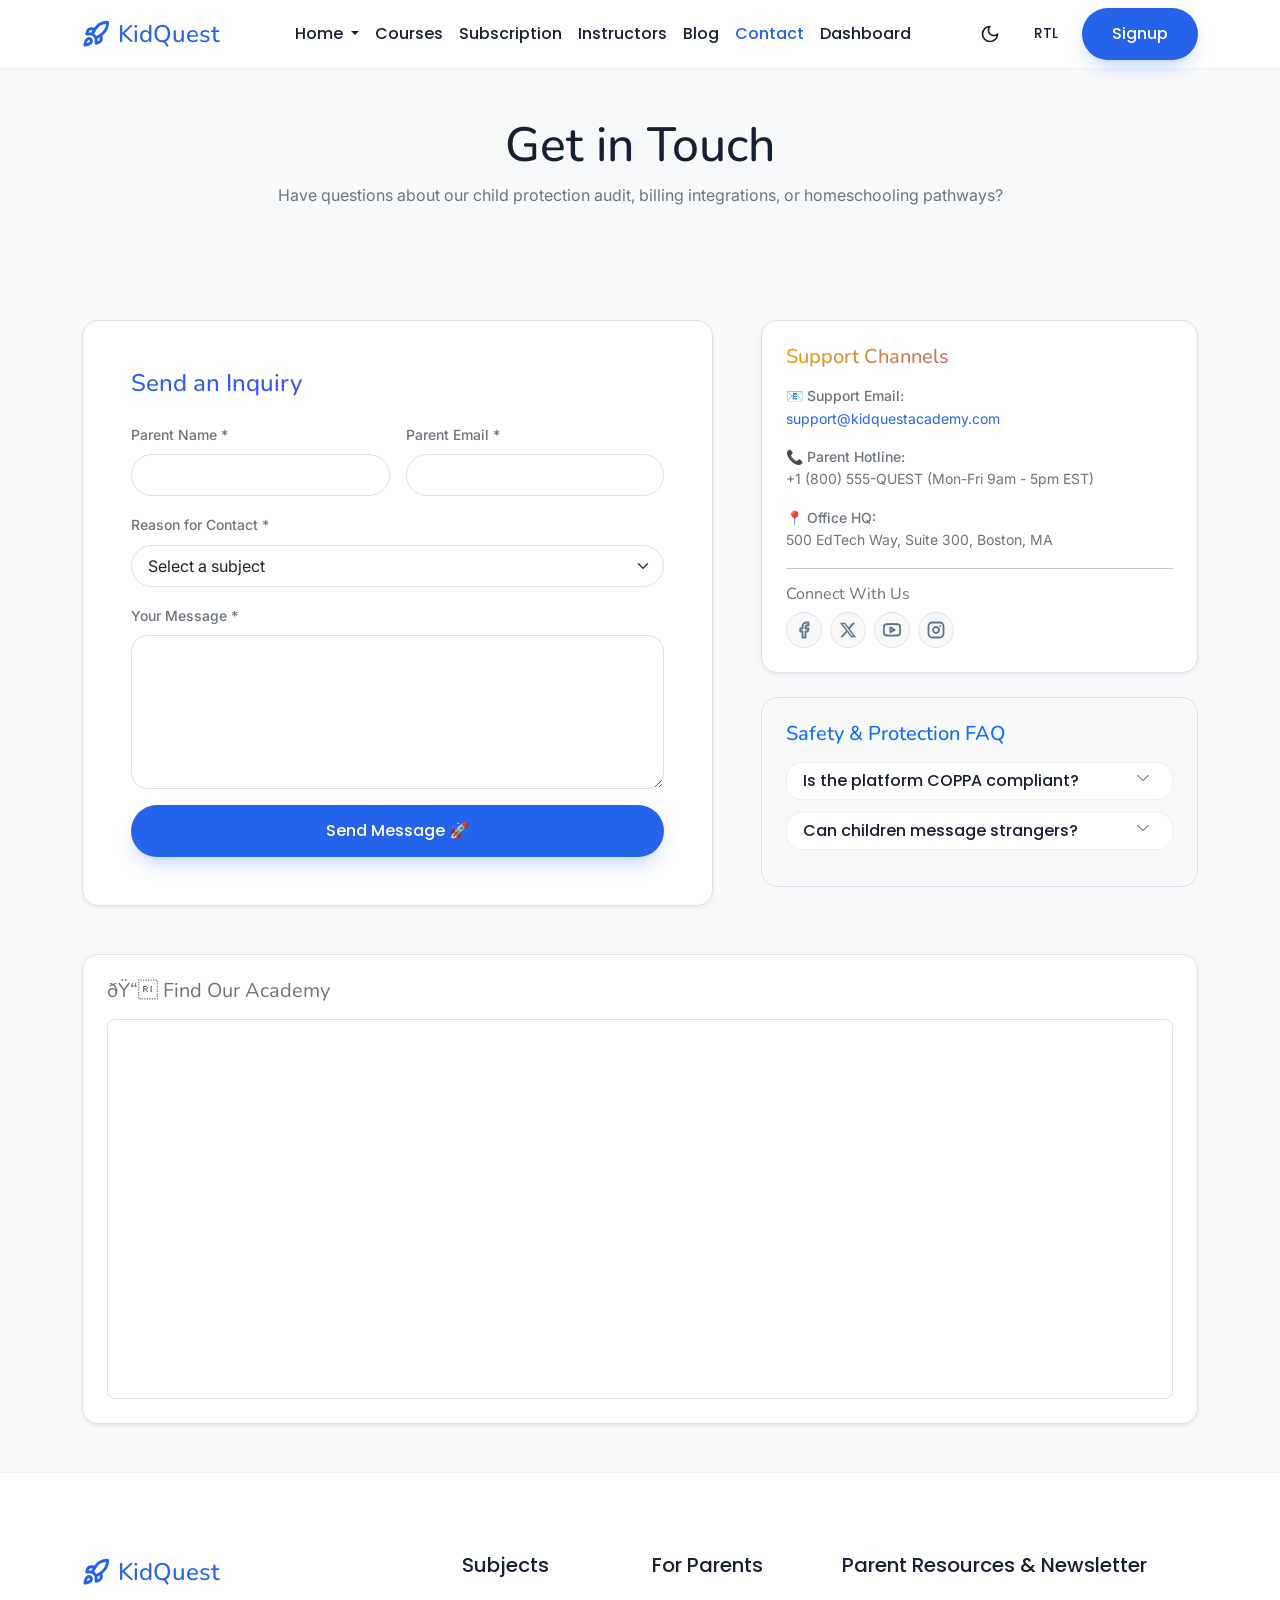
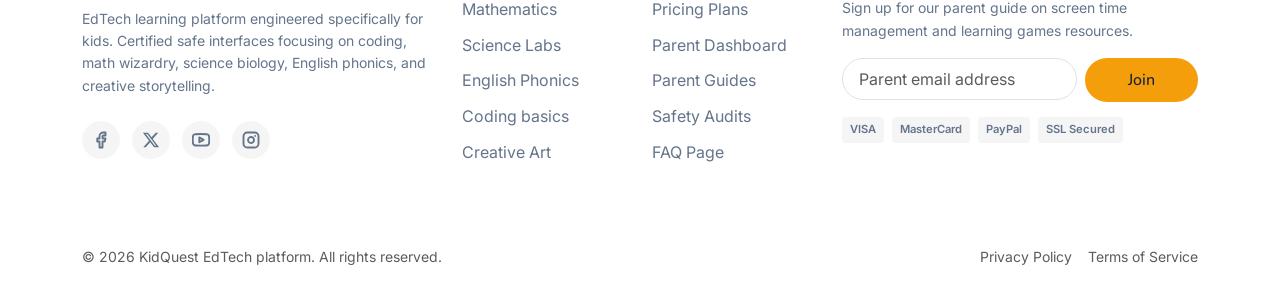
<file: contact.html>
<!DOCTYPE html>
<html lang="en">
<head>
  <meta charset="UTF-8">
  <meta name="viewport" content="width=device-width, initial-scale=1.0">
  <meta name="description" content="Contact KidQuest Academy. Submit support queries, curriculum inquiries, safety audits requests, or billing help tickets.">
  <title>Contact Us - KidQuest Academy</title>
  
  <!-- CSS Stylesheets -->
  <link rel="stylesheet" href="assets/css/bootstrap.min.css">
  <link rel="stylesheet" href="assets/css/style.css">
  <link rel="stylesheet" href="assets/css/dark.css">
  <link rel="stylesheet" href="assets/css/animations.css">
  
  <!-- Theme Toggle Handler -->
  <script src="assets/js/theme-toggle.js"></script>
  <link rel="icon" href="data:image/svg+xml,<svg xmlns=%22http://www.w3.org/2000/svg%22 viewBox=%220 0 24 24%22 fill=%22none%22 stroke=%22%232563EB%22 stroke-width=%222.5%22 stroke-linecap=%22round%22 stroke-linejoin=%22round%22><path d=%22M4.5 16.5c-1.5 1.26-2 5-2 5s3.74-.5 5-2c.71-.84.7-2.13-.09-2.91a2.18 2.18 0 0 0-2.91-.09z%22/><path d=%22m12 15-3-3a22 22 0 0 1 2-3.95A12.88 12.88 0 0 1 22 2c0 2.72-.78 7.5-6 11a22.35 22.35 0 0 1-4 2z%22/><path d=%22M9 12H4s.55-3.03 2-4c1.62-1.08 5 0 5 0%22/><path d=%22M12 15v5s3.03-.55 4-2c1.08-1.62 0-5 0-5%22/></svg>">
</head>
<body>

  <!-- Navbar Navigation -->
  <nav class="navbar navbar-expand-xl custom-navbar sticky-top">
    <div class="container">
      <a class="navbar-brand d-flex align-items-center gap-2" href="index.html">
        <svg class="brand-logo-icon" xmlns="http://www.w3.org/2000/svg" width="28" height="28" viewBox="0 0 24 24" fill="none" stroke="currentColor" stroke-width="2.5" stroke-linecap="round" stroke-linejoin="round"><path d="M4.5 16.5c-1.5 1.26-2 5-2 5s3.74-.5 5-2c.71-.84.7-2.13-.09-2.91a2.18 2.18 0 0 0-2.91-.09z"/><path d="m12 15-3-3a22 22 0 0 1 2-3.95A12.88 12.88 0 0 1 22 2c0 2.72-.78 7.5-6 11a22.35 22.35 0 0 1-4 2z"/><path d="M9 12H4s.55-3.03 2-4c1.62-1.08 5 0 5 0"/><path d="M12 15v5s3.03-.55 4-2c1.08-1.62 0-5 0-5"/></svg> KidQuest
      </a>
      
      <button class="navbar-toggler" type="button" data-bs-toggle="collapse" data-bs-target="#mainNavbar" aria-controls="mainNavbar" aria-expanded="false" aria-label="Toggle navigation">
        <span></span>
        <span></span>
        <span></span>
      </button>
      
      <div class="collapse navbar-collapse" id="mainNavbar">
        <ul class="navbar-nav mx-auto mb-2 mb-lg-0">
          <li class="nav-item dropdown">
            <a class="nav-link dropdown-toggle" href="#" role="button" data-bs-toggle="dropdown" aria-expanded="false">
              Home
            </a>
            <ul class="dropdown-menu">
              <li><a class="dropdown-item" href="index.html">Home 1 - Playful Landing</a></li>
              <li><a class="dropdown-item" href="home-2.html">Home 2 - Home Academy</a></li>
            </ul>
          </li>
                    <li class="nav-item">
            <a class="nav-link" href="courses.html">Courses</a>
          </li>
          <li class="nav-item">
            <a class="nav-link" href="subscription-plans.html">Subscription</a>
          </li>
          <li class="nav-item">
            <a class="nav-link" href="instructors.html">Instructors</a>
          </li>
          <li class="nav-item">
            <a class="nav-link" href="blog.html">Blog</a>
          </li>
          <li class="nav-item">
            <a class="nav-link active" href="contact.html">Contact</a>
          </li>
          <li class="nav-item">
            <a class="nav-link" href="dashboard.html">Dashboard</a>
          </li>
        </ul>
        
        <div class="d-flex align-items-center gap-3">
          <!-- Theme Toggle Button -->
          <button class="theme-toggle-btn" aria-label="Toggle dark and light mode">
            <svg class="sun-icon d-none" viewBox="0 0 24 24"><circle cx="12" cy="12" r="4"/><path d="M12 2v2M12 20v2M4.93 4.93l1.41 1.41M17.66 17.66l1.41 1.41M2 12h2M20 12h2M6.34 17.66l-1.41 1.41M19.07 4.93l-1.41 1.41"/></svg>
            <svg class="moon-icon" viewBox="0 0 24 24"><path d="M12 3a6 6 0 0 0 9 9 9 9 0 1 1-9-9Z"/></svg>
          </button>
          <!-- RTL Toggle Button -->
          <button class="rtl-toggle-btn" aria-label="Toggle RTL layout direction">RTL</button>
          
          <a href="signup.html" class="btn btn-custom btn-custom-primary">Signup</a>
        </div>
      </div>
    </div>
  </nav>

  <!-- Title Banner -->
  <header class="py-5 bg-light text-center">
    <div class="container">
      <h1 class="kids-font display-5 mb-2">Get in Touch</h1>
      <p class="text-secondary max-width-600 mx-auto">Have questions about our child protection audit, billing integrations, or homeschooling pathways?</p>
    </div>
  </header>

  <!-- Content & Form Grid -->
  <section class="py-5">
    <div class="container">
      <div class="row g-5">
        <!-- Contact Form Column -->
        <main class="col-lg-7">
          <div class="p-4 p-md-5 bg-white rounded-4 shadow-sm border text-dark">
            <h3 class="kids-font h4 mb-4 text-gradient-primary">Send an Inquiry</h3>
            <form id="contactForm">
              <div class="row g-3">
                <div class="col-md-6">
                  <label for="parentName" class="form-label small text-secondary">Parent Name *</label>
                  <input type="text" id="parentName" class="form-control rounded-pill px-3 py-2" required>
                </div>
                <div class="col-md-6">
                  <label for="parentEmail" class="form-label small text-secondary">Parent Email *</label>
                  <input type="email" id="parentEmail" class="form-control rounded-pill px-3 py-2" required>
                </div>
                <div class="col-12">
                  <label for="inquiryType" class="form-label small text-secondary">Reason for Contact *</label>
                  <select id="inquiryType" class="form-select rounded-pill px-3 py-2" required>
                    <option value="" disabled selected>Select a subject</option>
                    <option value="general">General Question</option>
                    <option value="billing">Billing / Subscriptions</option>
                    <option value="homeschool">Homeschooling / Curriculum Mapping</option>
                    <option value="safety">Security / Child Safety Report</option>
                  </select>
                </div>
                <div class="col-12">
                  <label for="messageText" class="form-label small text-secondary">Your Message *</label>
                  <textarea id="messageText" class="form-control rounded-4 p-3" rows="5" required></textarea>
                </div>
                <div class="col-12">
                  <button type="submit" class="btn btn-custom btn-custom-primary w-100 justify-content-center">Send Message 🚀</button>
                </div>
              </div>
            </form>
          </div>
        </main>

        <!-- Information Column -->
        <aside class="col-lg-5">
          <!-- Channels -->
          <div class="p-4 bg-white rounded-4 shadow-sm border mb-4 text-dark">
            <h4 class="kids-font h5 mb-3 text-gradient-accent">Support Channels</h4>
            <ul class="list-unstyled small text-secondary mb-3">
              <li class="mb-3">
                <strong>📧 Support Email:</strong><br>
                <a href="mailto:support@kidquestacademy.com">support@kidquestacademy.com</a>
              </li>
              <li class="mb-3">
                <strong>📞 Parent Hotline:</strong><br>
                <span>+1 (800) 555-QUEST (Mon-Fri 9am - 5pm EST)</span>
              </li>
              <li class="mb-0">
                <strong>📍 Office HQ:</strong><br>
                <span>500 EdTech Way, Suite 300, Boston, MA</span>
              </li>
            </ul>
            <hr class="my-3">
            <h5 class="kids-font h6 text-secondary mb-2">Connect With Us</h5>
            <div class="d-flex gap-2">
              
              <a href="#" class="social-icon-btn border rounded-circle bg-light d-flex align-items-center justify-content-center" style="width: 36px; height: 36px; text-decoration: none;" aria-label="Facebook">
                <svg xmlns="http://www.w3.org/2000/svg" width="18" height="18" viewBox="0 0 24 24" fill="none" stroke="currentColor" stroke-width="2.5" stroke-linecap="round" stroke-linejoin="round" class="feather feather-facebook"><path d="M18 2h-3a5 5 0 0 0-5 5v3H7v4h3v8h4v-8h3l1-4h-4V7a1 1 0 0 1 1-1h3z"></path></svg>
              </a>
              <a href="#" class="social-icon-btn border rounded-circle bg-light d-flex align-items-center justify-content-center" style="width: 36px; height: 36px; text-decoration: none;" aria-label="X">
                <svg xmlns="http://www.w3.org/2000/svg" width="18" height="18" viewBox="0 0 24 24" fill="currentColor" class="feather feather-x-logo">
                  <path d="M18.244 2.25h3.308l-7.227 8.26 8.502 11.24H16.17l-5.214-6.817L4.99 21.75H1.68l7.73-8.835L1.254 2.25H8.08l4.713 6.231zm-1.161 17.52h1.833L7.084 4.126H5.117z"/>
                </svg>
              </a>
              <a href="#" class="social-icon-btn border rounded-circle bg-light d-flex align-items-center justify-content-center" style="width: 36px; height: 36px; text-decoration: none;" aria-label="YouTube">
                <svg xmlns="http://www.w3.org/2000/svg" width="18" height="18" viewBox="0 0 24 24" fill="none" stroke="currentColor" stroke-width="2.5" stroke-linecap="round" stroke-linejoin="round" class="feather feather-youtube"><path d="M22.54 6.42a2.78 2.78 0 0 0-1.94-2C18.88 4 12 4 12 4s-6.88 0-8.6.46a2.78 2.78 0 0 0-1.94 2A29 29 0 0 0 1 11.75a29 29 0 0 0 .46 5.33A2.78 2.78 0 0 0 3.4 19c1.72.46 8.6.46 8.6.46s6.88 0 8.6-.46a2.78 2.78 0 0 0 1.94-2 29 29 0 0 0 .46-5.25 29 29 0 0 0-.46-5.33z"></path><polygon points="9.75 15.02 15.5 11.75 9.75 8.48 9.75 15.02"></polygon></svg>
              </a>
              <a href="#" class="social-icon-btn border rounded-circle bg-light d-flex align-items-center justify-content-center" style="width: 36px; height: 36px; text-decoration: none;" aria-label="Instagram">
                <svg xmlns="http://www.w3.org/2000/svg" width="18" height="18" viewBox="0 0 24 24" fill="none" stroke="currentColor" stroke-width="2.5" stroke-linecap="round" stroke-linejoin="round" class="feather feather-instagram"><rect x="2" y="2" width="20" height="20" rx="5" ry="5"></rect><path d="M16 11.37A4 4 0 1 1 12.63 8 4 4 0 0 1 16 11.37z"></path><line x1="17.5" y1="6.5" x2="17.51" y2="6.5"></line></svg>
              </a>
            </div>
          </div>

          <!-- Safety Accordion FAQ -->
          <div class="p-4 bg-light rounded-4 border text-dark">
            <h4 class="kids-font h5 mb-3 text-primary">Safety & Protection FAQ</h4>
            <div class="accordion custom-accordion" id="contactSafetyFaq">
              <div class="accordion-item">
                <h5 class="accordion-header">
                  <button class="accordion-button collapsed py-2 px-3" type="button" data-bs-toggle="collapse" data-bs-target="#faqOne" aria-expanded="false">
                    Is the platform COPPA compliant?
                  </button>
                </h5>
                <div id="faqOne" class="accordion-collapse collapse" data-bs-parent="#contactSafetyFaq">
                  <div class="accordion-body small text-secondary">
                    Yes. We collect no identifying trackers of kids. Separate parents dashboards verification are required to sign up siblings.
                  </div>
                </div>
              </div>
              
              <div class="accordion-item">
                <h5 class="accordion-header">
                  <button class="accordion-button collapsed py-2 px-3" type="button" data-bs-toggle="collapse" data-bs-target="#faqTwo" aria-expanded="false">
                    Can children message strangers?
                  </button>
                </h5>
                <div id="faqTwo" class="accordion-collapse collapse" data-bs-parent="#contactSafetyFaq">
                  <div class="accordion-body small text-secondary">
                    Absolutely not. There are no private direct messaging spaces on our child interfaces. Any comments are moderated by tutors.
                  </div>
                </div>
              </div>
            </div>
          </div>

                  </aside>
      </div>

      <!-- Interactive Map (Horizontally Full Width) -->
      <div class="row mt-5">
        <div class="col-12">
          <div class="p-4 bg-white rounded-4 shadow-sm border text-dark">
            <h4 class="kids-font h5 mb-3 text-secondary">ðŸ“ Find Our Academy</h4>
            <div class="overflow-hidden rounded-3 border" style="height: 380px;">
              <iframe 
                src="https://www.google.com/maps/embed?pb=!1m18!1m12!1m3!1d2948.3377717469446!2d-71.06180562426915!3d42.35667997119293!2m3!1f0!2f0!3f0!3m2!1i1024!2i768!4f13.1!3m3!1m2!1s0x89e3708453c51cf9%3A0x87bf3a1a5b67cd!2sBoston%20Common!5e0!3m2!1sen!2sus!4v1700000000000!5m2!1sen!2sus" 
                style="border:0; width: 100%; height: 100%;" 
                allowfullscreen="" 
                loading="lazy" 
                referrerpolicy="no-referrer-when-downgrade">
              </iframe>
            </div>
          </div>
        </div>
      </div>

    </div>
  </section>

  <!-- Footer -->
  <footer class="custom-footer">
    <div class="container">
      <div class="row g-4 mb-5">
        <div class="col-md-6 col-lg-4">
          <a class="navbar-brand text-white d-flex align-items-center gap-2 mb-3" href="index.html">
            <svg class="brand-logo-icon" xmlns="http://www.w3.org/2000/svg" width="28" height="28" viewBox="0 0 24 24" fill="none" stroke="currentColor" stroke-width="2.5" stroke-linecap="round" stroke-linejoin="round"><path d="M4.5 16.5c-1.5 1.26-2 5-2 5s3.74-.5 5-2c.71-.84.7-2.13-.09-2.91a2.18 2.18 0 0 0-2.91-.09z"/><path d="m12 15-3-3a22 22 0 0 1 2-3.95A12.88 12.88 0 0 1 22 2c0 2.72-.78 7.5-6 11a22.35 22.35 0 0 1-4 2z"/><path d="M9 12H4s.55-3.03 2-4c1.62-1.08 5 0 5 0"/><path d="M12 15v5s3.03-.55 4-2c1.08-1.62 0-5 0-5"/></svg> KidQuest
          </a>
          <p class="small mb-4">EdTech learning platform engineered specifically for kids. Certified safe interfaces focusing on coding, math wizardry, science biology, English phonics, and creative storytelling.</p>
          <div class="social-icons">
            
            <a href="#" class="social-icon-btn" aria-label="Facebook">
              <svg xmlns="http://www.w3.org/2000/svg" width="18" height="18" viewBox="0 0 24 24" fill="none" stroke="currentColor" stroke-width="2.5" stroke-linecap="round" stroke-linejoin="round" class="feather feather-facebook"><path d="M18 2h-3a5 5 0 0 0-5 5v3H7v4h3v8h4v-8h3l1-4h-4V7a1 1 0 0 1 1-1h3z"></path></svg>
            </a>
            <a href="#" class="social-icon-btn" aria-label="X">
              <svg xmlns="http://www.w3.org/2000/svg" width="18" height="18" viewBox="0 0 24 24" fill="currentColor" class="feather feather-x-logo">
                <path d="M18.244 2.25h3.308l-7.227 8.26 8.502 11.24H16.17l-5.214-6.817L4.99 21.75H1.68l7.73-8.835L1.254 2.25H8.08l4.713 6.231zm-1.161 17.52h1.833L7.084 4.126H5.117z"/>
              </svg>
            </a>
            <a href="#" class="social-icon-btn" aria-label="YouTube">
              <svg xmlns="http://www.w3.org/2000/svg" width="18" height="18" viewBox="0 0 24 24" fill="none" stroke="currentColor" stroke-width="2.5" stroke-linecap="round" stroke-linejoin="round" class="feather feather-youtube"><path d="M22.54 6.42a2.78 2.78 0 0 0-1.94-2C18.88 4 12 4 12 4s-6.88 0-8.6.46a2.78 2.78 0 0 0-1.94 2A29 29 0 0 0 1 11.75a29 29 0 0 0 .46 5.33A2.78 2.78 0 0 0 3.4 19c1.72.46 8.6.46 8.6.46s6.88 0 8.6-.46a2.78 2.78 0 0 0 1.94-2 29 29 0 0 0 .46-5.25 29 29 0 0 0-.46-5.33z"></path><polygon points="9.75 15.02 15.5 11.75 9.75 8.48 9.75 15.02"></polygon></svg>
            </a>
            <a href="#" class="social-icon-btn" aria-label="Instagram">
              <svg xmlns="http://www.w3.org/2000/svg" width="18" height="18" viewBox="0 0 24 24" fill="none" stroke="currentColor" stroke-width="2.5" stroke-linecap="round" stroke-linejoin="round" class="feather feather-instagram"><rect x="2" y="2" width="20" height="20" rx="5" ry="5"></rect><path d="M16 11.37A4 4 0 1 1 12.63 8 4 4 0 0 1 16 11.37z"></path><line x1="17.5" y1="6.5" x2="17.51" y2="6.5"></line></svg>
            </a>
          </div>
        </div>
        
        <div class="col-md-6 col-lg-2 col-6">
          <h5>Subjects</h5>
          <ul class="list-unstyled">
            <li><a href="courses.html?subject=math" class="custom-footer-link">Mathematics</a></li>
            <li><a href="courses.html?subject=science" class="custom-footer-link">Science Labs</a></li>
            <li><a href="courses.html?subject=english" class="custom-footer-link">English Phonics</a></li>
            <li><a href="courses.html?subject=coding" class="custom-footer-link">Coding basics</a></li>
            <li><a href="courses.html?subject=creative" class="custom-footer-link">Creative Art</a></li>
          </ul>
        </div>
        
        <div class="col-md-6 col-lg-2 col-6">
          <h5>For Parents</h5>
          <ul class="list-unstyled">
            <li><a href="subscription-plans.html" class="custom-footer-link">Pricing Plans</a></li>
            <li><a href="login.html?type=parent" class="custom-footer-link">Parent Dashboard</a></li>
            <li><a href="blog.html" class="custom-footer-link">Parent Guides</a></li>
            <li><a href="contact.html" class="custom-footer-link">Safety Audits</a></li>
            <li><a href="404.html" class="custom-footer-link">FAQ Page</a></li>
          </ul>
        </div>
        
        <div class="col-md-6 col-lg-4">
          <h5>Parent Resources & Newsletter</h5>
          <p class="small mb-3">Sign up for our parent guide on screen time management and learning games resources.</p>
          <form id="newsletterForm" class="row g-2">
            <div class="col-8">
              <input type="email" class="form-control rounded-pill px-3 py-2" placeholder="Parent email address" required aria-label="Parent email address">
            </div>
            <div class="col-4">
              <button type="submit" class="btn btn-custom btn-custom-accent w-100 p-2 text-center fs-6">Join</button>
            </div>
          </form>
          <div class="payment-badges">
            <span class="payment-badge">VISA</span>
            <span class="payment-badge">MasterCard</span>
            <span class="payment-badge">PayPal</span>
            <span class="payment-badge">SSL Secured</span>
          </div>
        </div>
      </div>
      
      <hr style="border-color: rgba(255,255,255,0.08);">
      
      <div class="d-flex flex-wrap justify-content-between align-items-center">
        <p class="small mb-0 text-muted">&copy; 2026 KidQuest EdTech platform. All rights reserved.</p>
        <div class="d-flex gap-3 small text-muted mt-2 mt-sm-0">
          <a href="#" class="text-muted text-decoration-none">Privacy Policy</a>
          <a href="#" class="text-muted text-decoration-none">Terms of Service</a>
        </div>
      </div>
    </div>
  </footer>

  <!-- JS Libraries -->
  <script src="https://cdn.jsdelivr.net/npm/bootstrap@5.3.3/dist/js/bootstrap.bundle.min.js"></script>
  
  <!-- Custom JS Scripts -->
  <script src="assets/js/main.js"></script>
  
</body>
</html>
</file>
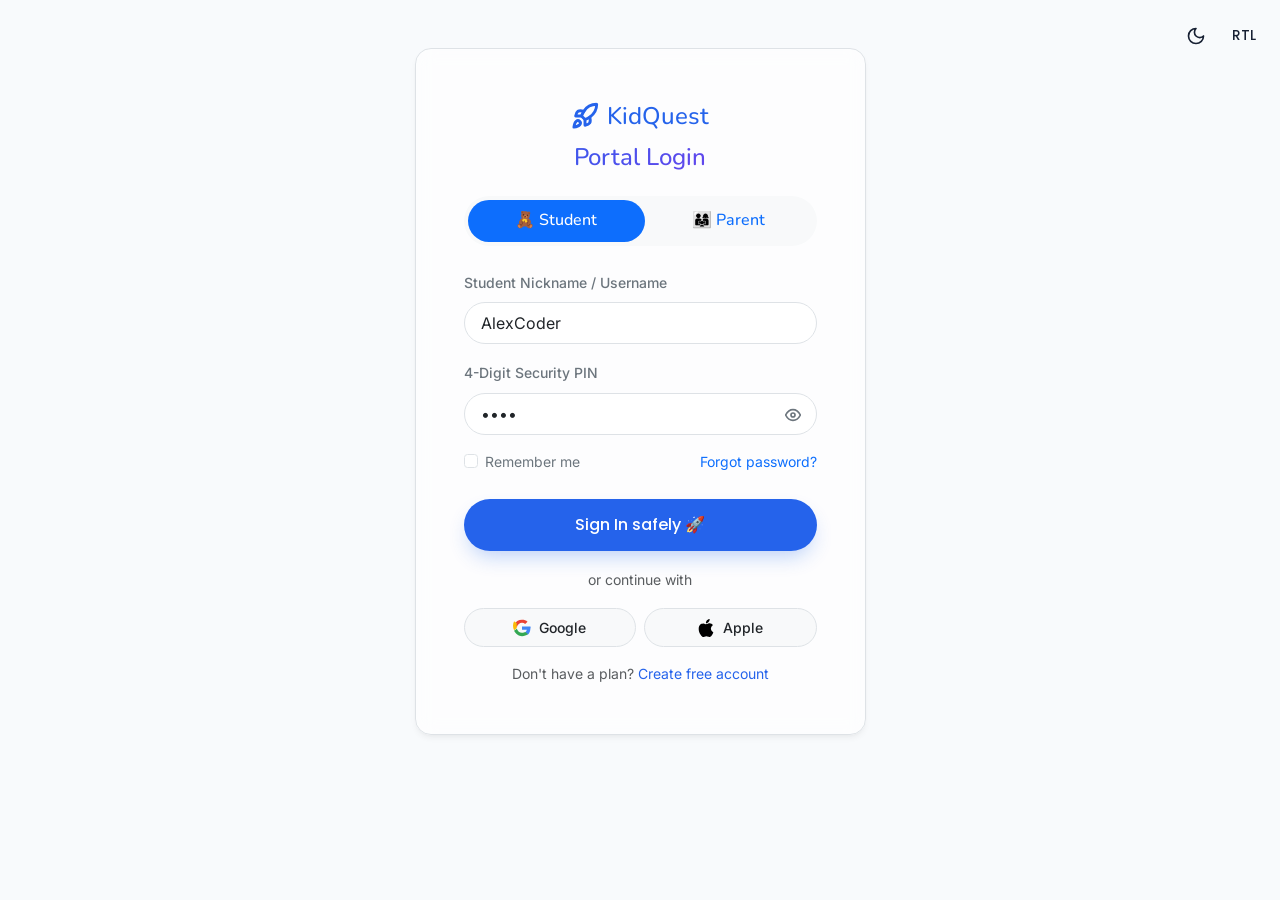
<file: login.html>
<!DOCTYPE html>
<html lang="en">
<head>
  <meta charset="UTF-8">
  <meta name="viewport" content="width=device-width, initial-scale=1.0">
  <meta name="description" content="Access your KidQuest student or parent dashboard. Log in to claim daily streaks, adjust study time limits, and check milestones.">
  <title>Dashboard Portal - KidQuest Academy</title>
  
  <!-- CSS Stylesheets -->
  <link rel="stylesheet" href="assets/css/bootstrap.min.css">
  <link rel="stylesheet" href="assets/css/style.css">
  <link rel="stylesheet" href="assets/css/dark.css">
  <link rel="stylesheet" href="assets/css/animations.css">
  
  <!-- Theme Toggle Handler -->
  <script src="assets/js/theme-toggle.js"></script>
  <link rel="icon" href="data:image/svg+xml,<svg xmlns=%22http://www.w3.org/2000/svg%22 viewBox=%220 0 24 24%22 fill=%22none%22 stroke=%22%232563EB%22 stroke-width=%222.5%22 stroke-linecap=%22round%22 stroke-linejoin=%22round%22><path d=%22M4.5 16.5c-1.5 1.26-2 5-2 5s3.74-.5 5-2c.71-.84.7-2.13-.09-2.91a2.18 2.18 0 0 0-2.91-.09z%22/><path d=%22m12 15-3-3a22 22 0 0 1 2-3.95A12.88 12.88 0 0 1 22 2c0 2.72-.78 7.5-6 11a22.35 22.35 0 0 1-4 2z%22/><path d=%22M9 12H4s.55-3.03 2-4c1.62-1.08 5 0 5 0%22/><path d=%22M12 15v5s3.03-.55 4-2c1.08-1.62 0-5 0-5%22/></svg>">
</head>
<body>

  <!-- Top Float Controls -->
  <div class="auth-controls-wrapper">
    <!-- Theme Toggle Button -->
    <button class="theme-toggle-btn" aria-label="Toggle dark and light mode">
      <svg class="sun-icon d-none" viewBox="0 0 24 24"><circle cx="12" cy="12" r="4"/><path d="M12 2v2M12 20v2M4.93 4.93l1.41 1.41M17.66 17.66l1.41 1.41M2 12h2M20 12h2M6.34 17.66l-1.41 1.41M19.07 4.93l-1.41 1.41"/></svg>
      <svg class="moon-icon" viewBox="0 0 24 24"><path d="M12 3a6 6 0 0 0 9 9 9 9 0 1 1-9-9Z"/></svg>
    </button>
    <!-- RTL Toggle Button -->
    <button class="rtl-toggle-btn" aria-label="Toggle RTL layout direction">RTL</button>
  </div>

  <!-- Login Area Wrapper (hides upon submission) -->
  <section class="py-5" id="loginFormSection">
    <div class="container">
      <div class="row justify-content-center">
        <div class="col-sm-10 col-md-8 col-lg-7 col-xl-5">
          <div class="glass-card rounded-4 p-4 p-md-5 border text-dark">
            <div class="text-center mb-4">
              <a class="navbar-brand kids-font d-inline-flex align-items-center gap-2 mb-2 text-primary" href="index.html">
                <svg class="brand-logo-icon" xmlns="http://www.w3.org/2000/svg" width="28" height="28" viewBox="0 0 24 24" fill="none" stroke="currentColor" stroke-width="2.5" stroke-linecap="round" stroke-linejoin="round"><path d="M4.5 16.5c-1.5 1.26-2 5-2 5s3.74-.5 5-2c.71-.84.7-2.13-.09-2.91a2.18 2.18 0 0 0-2.91-.09z"/><path d="m12 15-3-3a22 22 0 0 1 2-3.95A12.88 12.88 0 0 1 22 2c0 2.72-.78 7.5-6 11a22.35 22.35 0 0 1-4 2z"/><path d="M9 12H4s.55-3.03 2-4c1.62-1.08 5 0 5 0"/><path d="M12 15v5s3.03-.55 4-2c1.08-1.62 0-5 0-5"/></svg> KidQuest
              </a>
              <h2 class="kids-font h4 mb-0 text-gradient-primary">Portal Login</h2>
            </div>
            
            <!-- Role Toggle Tab -->
            <ul class="nav nav-pills nav-fill mb-4 p-1 bg-light rounded-pill" id="roleTabs" role="tablist">
              <li class="nav-item">
                <button class="nav-link active rounded-pill kids-font font-13 py-2" id="studentTab" data-bs-toggle="pill" data-bs-target="#studentPanel" type="button">🧸 Student</button>
              </li>
              <li class="nav-item">
                <button class="nav-link rounded-pill kids-font font-13 py-2" id="parentTab" data-bs-toggle="pill" data-bs-target="#parentPanel" type="button">👨‍👩‍👧 Parent</button>
              </li>
            </ul>

            <!-- Login Form -->
            <form id="portalLoginForm">
              <div class="tab-content" id="roleTabContent">
                <!-- Student login inputs -->
                <div class="tab-pane fade show active" id="studentPanel" role="tabpanel">
                  <div class="mb-3">
                    <label for="studentUser" class="form-label small text-secondary">Student Nickname / Username</label>
                    <input type="text" id="studentUser" class="form-control rounded-pill px-3 py-2" value="AlexCoder">
                  </div>
                  <div class="mb-3">
                    <label for="studentPin" class="form-label small text-secondary">4-Digit Security PIN</label>
                    <div class="position-relative">
                      <input type="password" id="studentPin" class="form-control rounded-pill px-3 py-2 pe-5" placeholder="••••" value="1234">
                      <button class="btn p-0 border-0 position-absolute end-0 top-50 translate-middle-y me-3 text-secondary" type="button" id="toggleStudentPin" style="z-index: 10;">
                        <svg xmlns="http://www.w3.org/2000/svg" width="16" height="16" viewBox="0 0 24 24" fill="none" stroke="currentColor" stroke-width="2.5" stroke-linecap="round" stroke-linejoin="round" class="feather feather-eye"><path d="M1 12s4-8 11-8 11 8 11 8-4 8-11 8-11-8-11-8z"></path><circle cx="12" cy="12" r="3"></circle></svg>
                      </button>
                    </div>
                  </div>
                </div>
                
                <!-- Parent login inputs -->
                <div class="tab-pane fade" id="parentPanel" role="tabpanel">
                  <div class="mb-3">
                    <label for="parentEmail" class="form-label small text-secondary">Parent Email address</label>
                    <input type="email" id="parentEmail" class="form-control rounded-pill px-3 py-2" value="parent@kidquestacademy.com">
                  </div>
                  <div class="mb-3">
                    <label for="parentPass" class="form-label small text-secondary">Password</label>
                    <div class="position-relative">
                      <input type="password" id="parentPass" class="form-control rounded-pill px-3 py-2 pe-5" placeholder="••••••••" value="password123">
                      <button class="btn p-0 border-0 position-absolute end-0 top-50 translate-middle-y me-3 text-secondary" type="button" id="toggleParentPass" style="z-index: 10;">
                        <svg xmlns="http://www.w3.org/2000/svg" width="16" height="16" viewBox="0 0 24 24" fill="none" stroke="currentColor" stroke-width="2.5" stroke-linecap="round" stroke-linejoin="round" class="feather feather-eye"><path d="M1 12s4-8 11-8 11 8 11 8-4 8-11 8-11-8-11-8z"></path><circle cx="12" cy="12" r="3"></circle></svg>
                      </button>
                    </div>
                  </div>
                </div>
              </div>

              <!-- Remember Me & Forgot Password -->
              <div class="d-flex align-items-center justify-content-between my-3 small">
                <div class="form-check mb-0">
                  <input class="form-check-input" type="checkbox" id="rememberMe">
                  <label class="form-check-label text-secondary" for="rememberMe">
                    Remember me
                  </label>
                </div>
                <a href="#" class="text-primary text-decoration-none" onclick="alert('Password reset link sent to your registered email!')">Forgot password?</a>
              </div>

              <div class="mt-4">
                <button type="submit" class="btn btn-custom btn-custom-primary w-100 justify-content-center">Sign In safely 🚀</button>
              </div>
            </form>

            <div class="text-center my-3">
              <span class="small text-muted">or continue with</span>
            </div>
            <div class="d-flex gap-2">
              <button type="button" class="btn btn-light rounded-pill w-100 d-inline-flex align-items-center justify-content-center gap-2 border py-2" onclick="alert('Google Auth Integration Mocked!')">
                <svg width="18" height="18" viewBox="0 0 24 24"><path fill="#EA4335" d="M12 5.04c1.62 0 3.08.56 4.22 1.65l3.15-3.15C17.45 1.76 14.94 1 12 1 7.35 1 3.39 3.67 1.42 7.57l3.79 2.94C6.1 7.54 8.84 5.04 12 5.04z"/><path fill="#4285F4" d="M23.49 12.27c0-.81-.07-1.59-.2-2.35H12v4.51h6.48c-.29 1.48-1.14 2.73-2.4 3.58l3.7 2.87c2.16-1.99 3.41-4.92 3.41-8.61z"/><path fill="#FBBC05" d="M5.21 10.51c-.24-.72-.38-1.49-.38-2.29s.14-1.57.38-2.29L1.42 2.99C.51 4.79 0 6.81 0 8.94s.51 4.15 1.42 5.95l3.79-2.94c-.24-.72-.38-1.49-.38-2.29z"/><path fill="#34A853" d="M12 23c3.24 0 5.97-1.07 7.96-2.91l-3.7-2.87c-1.03.69-2.35 1.11-4.26 1.11-3.16 0-5.9-2.5-6.89-5.47L1.42 15.8C3.39 19.7 7.35 23 12 23z"/></svg>
                <span class="small font-weight-bold text-dark">Google</span>
              </button>
              <button type="button" class="btn btn-light rounded-pill w-100 d-inline-flex align-items-center justify-content-center gap-2 border py-2" onclick="alert('Apple Auth Integration Mocked!')">
                <svg xmlns="http://www.w3.org/2000/svg" width="18" height="18" fill="currentColor" viewBox="0 0 16 16">
                  <path d="M11.182.008C11.148-.03 9.923.023 8.857 1.18c-1.066 1.156-.902 2.482-.878 2.516s1.52.087 2.475-1.258.762-2.391.728-2.43m3.314 11.733c-.048-.096-2.325-1.234-2.113-3.422s1.675-2.789 1.698-2.854-.597-.79-1.254-1.157a3.7 3.7 0 0 0-1.563-.434c-.108-.003-.483-.095-1.254.116-.508.139-1.653.589-1.968.607-.316.018-1.256-.522-2.267-.665-.647-.125-1.333.131-1.824.328-.49.196-1.422.754-2.074 2.237-.652 1.482-.311 3.83-.067 4.56s.625 1.924 1.273 2.796c.576.984 1.34 1.667 1.659 1.899s1.219.386 1.843.067c.502-.308 1.408-.485 1.766-.472.357.013 1.061.154 1.782.539.571.197 1.111.115 1.652-.105.541-.221 1.324-1.059 2.238-2.758q.52-1.185.473-1.282"/>
                </svg>
                <span class="small font-weight-bold text-dark">Apple</span>
              </button>
            </div>
            
            <p class="small text-center text-muted mt-3 mb-0">Don't have a plan? <a href="signup.html">Create free account</a></p>
          </div>
        </div>
      </div>
    </div>
  </section>

  <!-- === STUDENT DASHBOARD INTERFACE (SIMULATOR) === -->
  <section class="py-5 d-none" id="studentDashboardSection">
    <div class="container text-dark">
      <div class="row g-4">
        <!-- Sidebar Navigation -->
        <aside class="col-lg-3">
          <div class="dashboard-sidebar">
            <div class="text-center mb-4">
              <span class="fs-1 d-block">🧸</span>
              <h3 class="kids-font h4 mb-0">AlexCoder</h3>
              <span class="small text-muted">Student Profile</span>
            </div>
            
            <div class="d-grid gap-2">
              <button class="dashboard-nav-item active" data-tab="courses">📚 My Courses</button>
              <button class="dashboard-nav-item" data-tab="achievements">🏆 Achievements</button>
              <button class="dashboard-nav-item" data-tab="mission">🎯 Daily Mission</button>
            </div>
          </div>
        </aside>

        <!-- Main Dashboard View Panels -->
        <main class="col-lg-9">
          <!-- Courses Panel -->
          <div class="dashboard-panel" id="panel-courses">
            <h2 class="kids-font display-6 mb-4 text-gradient-primary">My Active Learning Paths</h2>
            
            <div class="row g-4">
              <!-- Scratch Block Course -->
              <div class="col-md-6">
                <div class="course-card">
                  <div class="course-image-box">
                    <span class="course-tag bg-subject-coding">Coding</span>
                    <span class="course-age-badge">Ages 7-9</span>
                    <img src="https://images.unsplash.com/photo-1516321318423-f06f85e504b3?auto=format&fit=crop&w=800&q=80" alt="Coding games visual blocks" loading="lazy">
                  </div>
                  <div class="course-body">
                    <h3 class="course-title h5 text-dark">Scratch Block Academy</h3>
                    <div class="d-flex justify-content-between small text-secondary mb-2">
                      <span>Course Progress</span>
                      <strong>60% Complete</strong>
                    </div>
                    <div class="learning-progress-bar mb-3">
                      <div class="learning-progress-fill" style="width: 60%"></div>
                    </div>
                    <a href="course-details.html" class="btn btn-custom btn-custom-accent w-100 justify-content-center btn-sm">Keep Learning! ▶</a>
                  </div>
                </div>
              </div>

              <!-- Math Wizardry (Completed Example for Certificate) -->
              <div class="col-md-6">
                <div class="course-card">
                  <div class="course-image-box">
                    <span class="course-tag bg-subject-math">Math</span>
                    <span class="course-age-badge">Ages 4-6</span>
                    <img src="https://images.unsplash.com/photo-1596461404969-9ae70f2830c1?auto=format&fit=crop&w=800&q=80" alt="Early addition cards math" loading="lazy">
                  </div>
                  <div class="course-body">
                    <h3 class="course-title h5 text-dark">Math Puzzle Land: Early Math</h3>
                    <div class="d-flex justify-content-between small text-secondary mb-2">
                      <span>Course Progress</span>
                      <strong class="text-success">Completed!</strong>
                    </div>
                    <div class="learning-progress-bar mb-3">
                      <div class="learning-progress-fill" style="width: 100%; background: var(--success)"></div>
                    </div>
                    <button class="btn btn-custom btn-custom-primary w-100 justify-content-center btn-sm print-cert-btn" data-course="Math Puzzle Land: Early Math">Print Achievement Certificate 🎓</button>
                  </div>
                </div>
              </div>
            </div>
          </div>

          <!-- Achievements Panel -->
          <div class="dashboard-panel d-none" id="panel-achievements">
            <h2 class="kids-font display-6 mb-4 text-gradient-accent">My Achievement Chest</h2>
            
            <div class="row g-3">
              <div class="col-sm-4 text-center">
                <div class="badge-card">
                  <div class="badge-icon-box">🧮</div>
                  <strong class="d-block small">Math Wizard Badge</strong>
                  <span class="text-success small font-11">Earned!</span>
                </div>
              </div>
              <div class="col-sm-4 text-center">
                <div class="badge-card">
                  <div class="badge-icon-box">💻</div>
                  <strong class="d-block small">Coding Cadet</strong>
                  <span class="text-success small font-11">Earned!</span>
                </div>
              </div>
              <div class="col-sm-4 text-center">
                <div class="badge-card" style="opacity: 0.5;">
                  <div class="badge-icon-box" style="filter: grayscale(1);">🧬</div>
                  <strong class="d-block small">Science Explorer</strong>
                  <span class="text-muted small font-11">Locked</span>
                </div>
              </div>
            </div>

            <!-- Streak Reward Integration -->
            <div class="glass-card rounded-4 p-4 border mt-4 text-center">
              <h4 class="kids-font mb-2">Daily Streak Tracker</h4>
              <p class="small text-secondary mb-3">Learn for 15 minutes daily to claiming rewards.</p>
              <div class="streak-badge-large animate-streak justify-content-center mx-auto mb-3" style="max-width: 320px;">
                <span class="fs-2">🔥</span>
                <span class="kids-font h4 mb-0 text-white"><span id="streakCount">5</span> Days Streak!</span>
              </div>
              <button id="claimRewardBtn" class="btn btn-custom btn-custom-accent">Claim Reward Gold 🪙</button>
            </div>
          </div>

          <!-- Mission Panel -->
          <div class="dashboard-panel d-none" id="panel-mission">
            <h2 class="kids-font display-6 mb-4 text-gradient-primary">Alex's Daily Quests</h2>
            <ul class="list-group">
              <li class="list-group-item d-flex justify-content-between align-items-center">
                <span>✔️ Complete 1 Scratch coding level</span>
                <span class="badge bg-success">Done +50 XP</span>
              </li>
              <li class="list-group-item d-flex justify-content-between align-items-center">
                <span>✔️ Run 1 Physics experiment animation</span>
                <span class="badge bg-success">Done +30 XP</span>
              </li>
              <li class="list-group-item d-flex justify-content-between align-items-center text-muted">
                <span>🧩 Score 100% on Addition Quiz</span>
                <span class="badge bg-secondary">Incomplete</span>
              </li>
            </ul>
          </div>
        </main>
      </div>
    </div>
  </section>

  <!-- === PARENT DASHBOARD INTERFACE (SIMULATOR) === -->
  <section class="py-5 d-none" id="parentDashboardSection">
    <div class="container text-dark">
      <div class="row g-4">
        <!-- Sidebar Navigation -->
        <aside class="col-lg-3">
          <div class="parent-sidebar">
            <div class="text-center mb-4">
              <span class="fs-1 d-block">👨‍👩‍👧</span>
              <h3 class="kids-font h4 mb-0">Parent Portal</h3>
              <span class="small text-muted">Administrator</span>
            </div>
            
            <div class="d-grid gap-2">
              <button class="dashboard-nav-item active" data-tab="overview">📊 Child Overview</button>
              <button class="dashboard-nav-item" data-tab="limits">⏱️ Study Limits</button>
              <button class="dashboard-nav-item" data-tab="safety">🛡️ Safety Controls</button>
            </div>
          </div>
        </aside>

        <!-- Main Dashboard View Panels -->
        <main class="col-lg-9">
          <!-- Child Overview Panel -->
          <div class="parent-panel" id="parent-panel-overview">
            <div class="d-flex flex-wrap justify-content-between align-items-center mb-4">
              <h2 class="kids-font display-6 mb-0 text-gradient-primary">Child Performance Logs</h2>
              
              <!-- Sibling profile switcher -->
              <select id="childSelector" class="form-select rounded-pill px-3 py-2 mt-2 mt-sm-0" style="width: auto;">
                <option value="emma">Emma (Ages 4-6)</option>
                <option value="leo" selected>Leo (Ages 7-9)</option>
              </select>
            </div>

            <!-- Emma Courses Taught (Default Hidden since Leo is selected) -->
            <div id="emmaCourses" class="row g-4 d-none">
              <div class="col-md-6">
                <div class="p-4 bg-light rounded-4 border">
                  <h4 class="kids-font text-primary h5">Math Puzzle Land: Early Math</h4>
                  <p class="small text-secondary mb-3">Enrolled on Aug 01, 2026</p>
                  <div class="d-flex justify-content-between small mb-1">
                    <span>Quiz Scores: <strong>100%</strong></span>
                    <span>Progress: <strong>100%</strong></span>
                  </div>
                  <div class="learning-progress-bar">
                    <div class="learning-progress-fill" style="width: 100%; background: var(--success)"></div>
                  </div>
                </div>
              </div>
            </div>

            <!-- Leo Courses Taught (Default Active) -->
            <div id="leoCourses" class="row g-4">
              <div class="col-md-6">
                <div class="p-4 bg-light rounded-4 border">
                  <h4 class="kids-font text-primary h5">Scratch Block Academy</h4>
                  <p class="small text-secondary mb-3">Enrolled on Aug 08, 2026</p>
                  <div class="d-flex justify-content-between small mb-1">
                    <span>Quiz Scores: <strong>85%</strong></span>
                    <span>Progress: <strong>60%</strong></span>
                  </div>
                  <div class="learning-progress-bar">
                    <div class="learning-progress-fill" style="width: 60%"></div>
                  </div>
                </div>
              </div>
            </div>
          </div>

          <!-- Study limits panel -->
          <div class="parent-panel d-none" id="parent-panel-limits">
            <h2 class="kids-font display-6 mb-4 text-gradient-accent">Daily Screen Time Allocator</h2>
            <p class="text-secondary mb-4">Set time allocation limits per child. When they exceed this study timer limit, our portal restricts courses dynamically.</p>
            
            <div class="p-4 bg-light rounded-4 border">
              <h4 class="kids-font text-dark h5 mb-3">Set Limits for <span class="selected-child-name">Leo</span></h4>
              
              <div class="mb-4">
                <label for="studyTimeLimit" class="form-label d-flex justify-content-between">
                  <span>Daily Study Limit:</span>
                  <strong id="timeLimitVal" class="text-primary">45 minutes</strong>
                </label>
                <input type="range" class="form-range" id="studyTimeLimit" min="15" max="120" step="15" value="45">
              </div>
              
              <button id="saveLimitsBtn" class="btn btn-custom btn-custom-accent">Save Time Settings</button>
            </div>
          </div>

          <!-- Safety Override Controls panel -->
          <div class="parent-panel d-none" id="parent-panel-safety">
            <h2 class="kids-font display-6 mb-4 text-gradient-primary">Safety Customizations</h2>
            
            <form id="safetyControlsForm" class="p-4 bg-light rounded-4 border">
              <h4 class="kids-font h5 mb-3">Oversight Preferences</h4>
              
              <div class="form-check form-switch mb-3">
                <input class="form-check-input" type="checkbox" id="emailReports" checked>
                <label class="form-check-label" for="emailReports">Send weekly progress reports via email</label>
              </div>

              <div class="form-check form-switch mb-3">
                <input class="form-check-input" type="checkbox" id="blockCreative" checked>
                <label class="form-check-label" for="blockCreative">Safe Chat Moderation Audits active</label>
              </div>

              <div class="form-check form-switch mb-4">
                <input class="form-check-input" type="checkbox" id="restrictCategories">
                <label class="form-check-label" for="restrictCategories">Block non-math courses categories</label>
              </div>

              <button type="submit" class="btn btn-custom btn-custom-primary">Save Preferences</button>
            </form>
          </div>
        </main>
      </div>
    </div>
  </section>



  <!-- JS Libraries -->
  <script src="https://cdn.jsdelivr.net/npm/bootstrap@5.3.3/dist/js/bootstrap.bundle.min.js"></script>
  
  <!-- Custom JS Scripts -->
  <script src="assets/js/main.js"></script>
  <script src="assets/js/student-dashboard.js"></script>
  <script src="assets/js/parent-dashboard.js"></script>
  
  <!-- Simulated portal session handler -->
  <script>
    document.addEventListener('DOMContentLoaded', () => {
      const loginForm = document.getElementById('portalLoginForm');
      const loginFormSection = document.getElementById('loginFormSection');
      const studentSection = document.getElementById('studentDashboardSection');
      const parentSection = document.getElementById('parentDashboardSection');
      
      const activeTabBtn = () => {
        const activeLink = document.querySelector('#roleTabs .nav-link.active');
        return activeLink ? activeLink.id : 'studentTab';
      };

      // Set role if redirected from links
      const urlParams = new URLSearchParams(window.location.search);
      const typeParam = urlParams.get('type');
      if (typeParam === 'parent') {
        const parentTabTrigger = document.getElementById('parentTab');
        if (parentTabTrigger) {
          const bsTab = new bootstrap.Tab(parentTabTrigger);
          bsTab.show();
        }
      }

      loginForm.addEventListener('submit', (e) => {
        e.preventDefault();
        
        loginFormSection.classList.add('d-none');
        
        if (activeTabBtn() === 'studentTab') {
          studentSection.classList.remove('d-none');
        } else {
          parentSection.classList.remove('d-none');
        }
      });

      // Password and PIN toggle logic
      const setupPasswordToggle = (inputId, toggleId) => {
        const input = document.getElementById(inputId);
        const toggle = document.getElementById(toggleId);
        if (input && toggle) {
          toggle.addEventListener('click', () => {
            const isPassword = input.type === 'password';
            input.type = isPassword ? 'text' : 'password';
            
            // Toggle eye / eye-off SVG icon
            toggle.innerHTML = isPassword 
              ? `<svg xmlns="http://www.w3.org/2000/svg" width="16" height="16" viewBox="0 0 24 24" fill="none" stroke="currentColor" stroke-width="2.5" stroke-linecap="round" stroke-linejoin="round" class="feather feather-eye-off"><path d="M17.94 17.94A10.07 10.07 0 0 1 12 20c-7 0-11-8-11-8a18.45 18.45 0 0 1 5.06-5.94M9.9 4.24A9.12 9.12 0 0 1 12 4c7 0 11 8 11 8a18.5 18.5 0 0 1-2.16 3.19m-6.72-1.07a3 3 0 1 1-4.24-4.24"></path><line x1="1" y1="1" x2="23" y2="23"></line></svg>`
              : `<svg xmlns="http://www.w3.org/2000/svg" width="16" height="16" viewBox="0 0 24 24" fill="none" stroke="currentColor" stroke-width="2.5" stroke-linecap="round" stroke-linejoin="round" class="feather feather-eye"><path d="M1 12s4-8 11-8 11 8 11 8-4 8-11 8-11-8-11-8z"></path><circle cx="12" cy="12" r="3"></circle></svg>`;
          });
        }
      };

      setupPasswordToggle('studentPin', 'toggleStudentPin');
      setupPasswordToggle('parentPass', 'toggleParentPass');
    });
  </script>
</body>
</html>
</file>
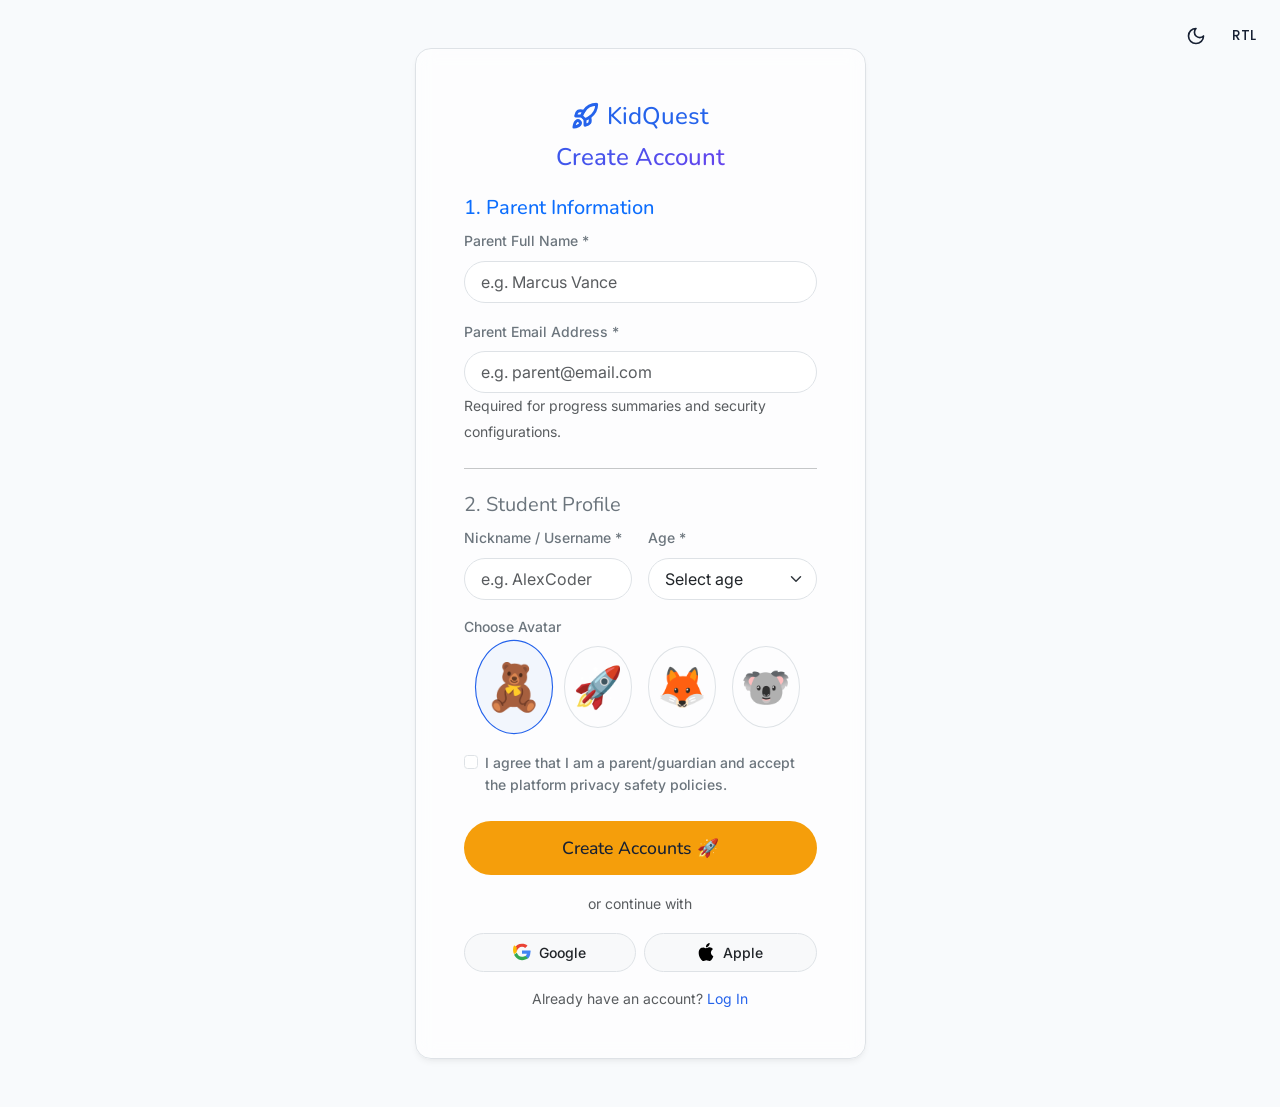
<file: signup.html>
<!DOCTYPE html>
<html lang="en">
<head>
  <meta charset="UTF-8">
  <meta name="viewport" content="width=device-width, initial-scale=1.0">
  <meta name="description" content="Sign up for KidQuest Academy. Create parent and student profiles, choose avatars, and start interactive learning trails today.">
  <title>Sign Up - KidQuest Academy</title>
  
  <!-- CSS Stylesheets -->
  <link rel="stylesheet" href="assets/css/bootstrap.min.css">
  <link rel="stylesheet" href="assets/css/style.css">
  <link rel="stylesheet" href="assets/css/dark.css">
  <link rel="stylesheet" href="assets/css/animations.css">
  
  <!-- Theme Toggle Handler -->
  <script src="assets/js/theme-toggle.js"></script>
  <link rel="icon" href="data:image/svg+xml,<svg xmlns=%22http://www.w3.org/2000/svg%22 viewBox=%220 0 24 24%22 fill=%22none%22 stroke=%22%232563EB%22 stroke-width=%222.5%22 stroke-linecap=%22round%22 stroke-linejoin=%22round%22><path d=%22M4.5 16.5c-1.5 1.26-2 5-2 5s3.74-.5 5-2c.71-.84.7-2.13-.09-2.91a2.18 2.18 0 0 0-2.91-.09z%22/><path d=%22m12 15-3-3a22 22 0 0 1 2-3.95A12.88 12.88 0 0 1 22 2c0 2.72-.78 7.5-6 11a22.35 22.35 0 0 1-4 2z%22/><path d=%22M9 12H4s.55-3.03 2-4c1.62-1.08 5 0 5 0%22/><path d=%22M12 15v5s3.03-.55 4-2c1.08-1.62 0-5 0-5%22/></svg>">
</head>
<body>

  <!-- Top Float Controls -->
  <div class="auth-controls-wrapper">
    <!-- Theme Toggle Button -->
    <button class="theme-toggle-btn" aria-label="Toggle dark and light mode">
      <svg class="sun-icon d-none" viewBox="0 0 24 24"><circle cx="12" cy="12" r="4"/><path d="M12 2v2M12 20v2M4.93 4.93l1.41 1.41M17.66 17.66l1.41 1.41M2 12h2M20 12h2M6.34 17.66l-1.41 1.41M19.07 4.93l-1.41 1.41"/></svg>
      <svg class="moon-icon" viewBox="0 0 24 24"><path d="M12 3a6 6 0 0 0 9 9 9 9 0 1 1-9-9Z"/></svg>
    </button>
    <!-- RTL Toggle Button -->
    <button class="rtl-toggle-btn" aria-label="Toggle RTL layout direction">RTL</button>
  </div>

  <!-- Signup Form Section -->
  <section class="py-5" id="signupFormSection">
    <div class="container">
      <div class="row justify-content-center">
        <div class="col-sm-10 col-md-8 col-lg-7 col-xl-5">
          <div class="glass-card rounded-4 p-4 p-md-5 border text-dark">
            <div class="text-center mb-4">
              <a class="navbar-brand kids-font d-inline-flex align-items-center gap-2 mb-2 text-primary" href="index.html">
                <svg class="brand-logo-icon" xmlns="http://www.w3.org/2000/svg" width="28" height="28" viewBox="0 0 24 24" fill="none" stroke="currentColor" stroke-width="2.5" stroke-linecap="round" stroke-linejoin="round"><path d="M4.5 16.5c-1.5 1.26-2 5-2 5s3.74-.5 5-2c.71-.84.7-2.13-.09-2.91a2.18 2.18 0 0 0-2.91-.09z"/><path d="m12 15-3-3a22 22 0 0 1 2-3.95A12.88 12.88 0 0 1 22 2c0 2.72-.78 7.5-6 11a22.35 22.35 0 0 1-4 2z"/><path d="M9 12H4s.55-3.03 2-4c1.62-1.08 5 0 5 0"/><path d="M12 15v5s3.03-.55 4-2c1.08-1.62 0-5 0-5"/></svg> KidQuest
              </a>
              <h2 class="kids-font h4 mb-0 text-gradient-primary">Create Account</h2>
            </div>
            
            <form id="signupForm" onsubmit="event.preventDefault(); alert('Account successfully created! Please log in on the Portal.'); window.location.href='login.html';">
              <!-- Step 1: Parent details (safety gate) -->
              <div class="mb-4">
                <h4 class="kids-font h5 text-primary">1. Parent Information</h4>
                <div class="mb-3">
                  <label for="pName" class="form-label small text-secondary">Parent Full Name *</label>
                  <input type="text" id="pName" class="form-control rounded-pill px-3 py-2" placeholder="e.g. Marcus Vance" required>
                </div>
                <div class="mb-3">
                  <label for="pEmail" class="form-label small text-secondary">Parent Email Address *</label>
                  <input type="email" id="pEmail" class="form-control rounded-pill px-3 py-2" placeholder="e.g. parent@email.com" required>
                  <span class="small text-muted font-11">Required for progress summaries and security configurations.</span>
                </div>
              </div>

              <hr class="my-4">

              <!-- Step 2: Student details -->
              <div class="mb-4">
                <h4 class="kids-font h5 text-secondary">2. Student Profile</h4>
                
                <div class="row g-3 mb-3">
                  <div class="col-sm-6">
                    <label for="sUser" class="form-label small text-secondary">Nickname / Username *</label>
                    <input type="text" id="sUser" class="form-control rounded-pill px-3 py-2" placeholder="e.g. AlexCoder" required>
                  </div>
                  <div class="col-sm-6">
                    <label for="sAge" class="form-label small text-secondary">Age *</label>
                    <select id="sAge" class="form-select rounded-pill px-3 py-2" required>
                      <option value="" disabled selected>Select age</option>
                      <option value="4-6">4 - 6 Years</option>
                      <option value="7-9">7 - 9 Years</option>
                      <option value="10-12">10 - 12 Years</option>
                      <option value="13-15">13 - 15 Years</option>
                    </select>
                  </div>
                </div>

                <!-- Avatar Selector -->
                <div class="mb-3">
                  <span class="form-label small text-secondary d-block mb-2">Choose Avatar</span>
                  <div class="d-flex gap-3 justify-content-center">
                    <input type="radio" name="avatar" id="av1" value="teddy" class="d-none" checked>
                    <label for="av1" class="avatar-select-label fs-1 cursor-pointer p-2 border rounded-circle" onclick="selectAvatar(this)">🧸</label>
                    
                    <input type="radio" name="avatar" id="av2" value="rocket" class="d-none">
                    <label for="av2" class="avatar-select-label fs-1 cursor-pointer p-2 border rounded-circle" onclick="selectAvatar(this)">🚀</label>
                    
                    <input type="radio" name="avatar" id="av3" value="fox" class="d-none">
                    <label for="av3" class="avatar-select-label fs-1 cursor-pointer p-2 border rounded-circle" onclick="selectAvatar(this)">🦊</label>

                    <input type="radio" name="avatar" id="av4" value="koala" class="d-none">
                    <label for="av4" class="avatar-select-label fs-1 cursor-pointer p-2 border rounded-circle" onclick="selectAvatar(this)">🐨</label>
                  </div>
                </div>
              </div>

              <!-- Safety Agreement -->
              <div class="form-check mb-4 small text-secondary">
                <input class="form-check-input" type="checkbox" id="agreeSafety" required>
                <label class="form-check-label" for="agreeSafety">
                  I agree that I am a parent/guardian and accept the platform privacy safety policies.
                </label>
              </div>

              <button type="submit" class="btn btn-custom btn-custom-accent w-100 justify-content-center">Create Accounts 🚀</button>
            </form>

            <div class="text-center my-3">
              <span class="small text-muted">or continue with</span>
            </div>
            <div class="d-flex gap-2">
              <button type="button" class="btn btn-light rounded-pill w-100 d-inline-flex align-items-center justify-content-center gap-2 border py-2" onclick="alert('Google Auth Integration Mocked!')">
                <svg width="18" height="18" viewBox="0 0 24 24"><path fill="#EA4335" d="M12 5.04c1.62 0 3.08.56 4.22 1.65l3.15-3.15C17.45 1.76 14.94 1 12 1 7.35 1 3.39 3.67 1.42 7.57l3.79 2.94C6.1 7.54 8.84 5.04 12 5.04z"/><path fill="#4285F4" d="M23.49 12.27c0-.81-.07-1.59-.2-2.35H12v4.51h6.48c-.29 1.48-1.14 2.73-2.4 3.58l3.7 2.87c2.16-1.99 3.41-4.92 3.41-8.61z"/><path fill="#FBBC05" d="M5.21 10.51c-.24-.72-.38-1.49-.38-2.29s.14-1.57.38-2.29L1.42 2.99C.51 4.79 0 6.81 0 8.94s.51 4.15 1.42 5.95l3.79-2.94c-.24-.72-.38-1.49-.38-2.29z"/><path fill="#34A853" d="M12 23c3.24 0 5.97-1.07 7.96-2.91l-3.7-2.87c-1.03.69-2.35 1.11-4.26 1.11-3.16 0-5.9-2.5-6.89-5.47L1.42 15.8C3.39 19.7 7.35 23 12 23z"/></svg>
                <span class="small font-weight-bold text-dark">Google</span>
              </button>
              <button type="button" class="btn btn-light rounded-pill w-100 d-inline-flex align-items-center justify-content-center gap-2 border py-2" onclick="alert('Apple Auth Integration Mocked!')">
                <svg xmlns="http://www.w3.org/2000/svg" width="18" height="18" fill="currentColor" viewBox="0 0 16 16">
                  <path d="M11.182.008C11.148-.03 9.923.023 8.857 1.18c-1.066 1.156-.902 2.482-.878 2.516s1.52.087 2.475-1.258.762-2.391.728-2.43m3.314 11.733c-.048-.096-2.325-1.234-2.113-3.422s1.675-2.789 1.698-2.854-.597-.79-1.254-1.157a3.7 3.7 0 0 0-1.563-.434c-.108-.003-.483-.095-1.254.116-.508.139-1.653.589-1.968.607-.316.018-1.256-.522-2.267-.665-.647-.125-1.333.131-1.824.328-.49.196-1.422.754-2.074 2.237-.652 1.482-.311 3.83-.067 4.56s.625 1.924 1.273 2.796c.576.984 1.34 1.667 1.659 1.899s1.219.386 1.843.067c.502-.308 1.408-.485 1.766-.472.357.013 1.061.154 1.782.539.571.197 1.111.115 1.652-.105.541-.221 1.324-1.059 2.238-2.758q.52-1.185.473-1.282"/>
                </svg>
                <span class="small font-weight-bold text-dark">Apple</span>
              </button>
            </div>

            <p class="small text-center text-muted mt-3 mb-0">Already have an account? <a href="login.html">Log In</a></p>
          </div>
        </div>
      </div>
    </div>
  </section>



  <!-- JS Libraries -->
  <script src="https://cdn.jsdelivr.net/npm/bootstrap@5.3.3/dist/js/bootstrap.bundle.min.js"></script>
  
  <!-- Custom JS Scripts -->
  <script src="assets/js/main.js"></script>
  
  <!-- Avatar Styling Helper -->
  <style>
    .avatar-select-label {
      transition: all var(--transition-fast);
    }
    input[type="radio"]:checked + .avatar-select-label {
      border-color: var(--primary) !important;
      background-color: rgba(37, 99, 235, 0.05);
      transform: scale(1.15);
    }
  </style>

  <script>
    function selectAvatar(el) {
      document.querySelectorAll('.avatar-select-label').forEach(lbl => {
        lbl.style.borderColor = 'rgba(0,0,0,0.1)';
      });
      el.style.borderColor = 'var(--primary)';
    }
  </script>
</body>
</html>
</file>
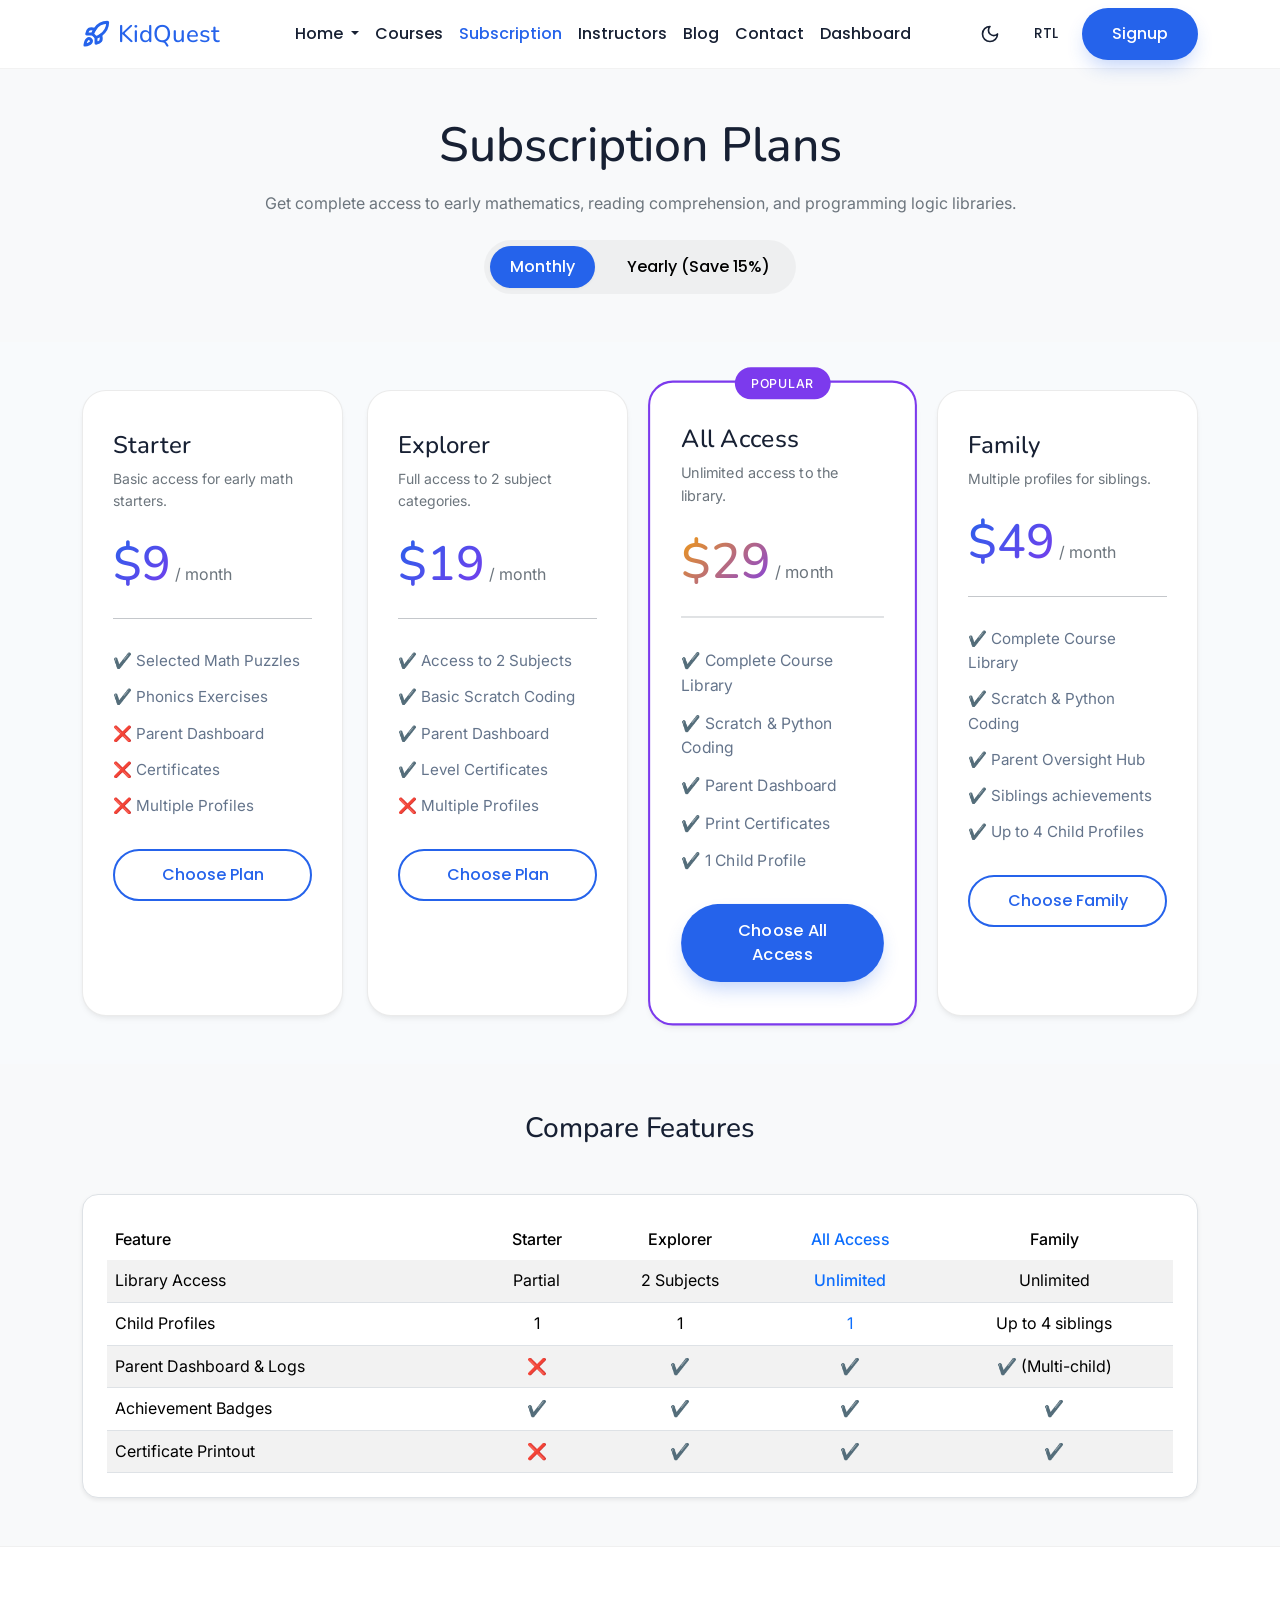
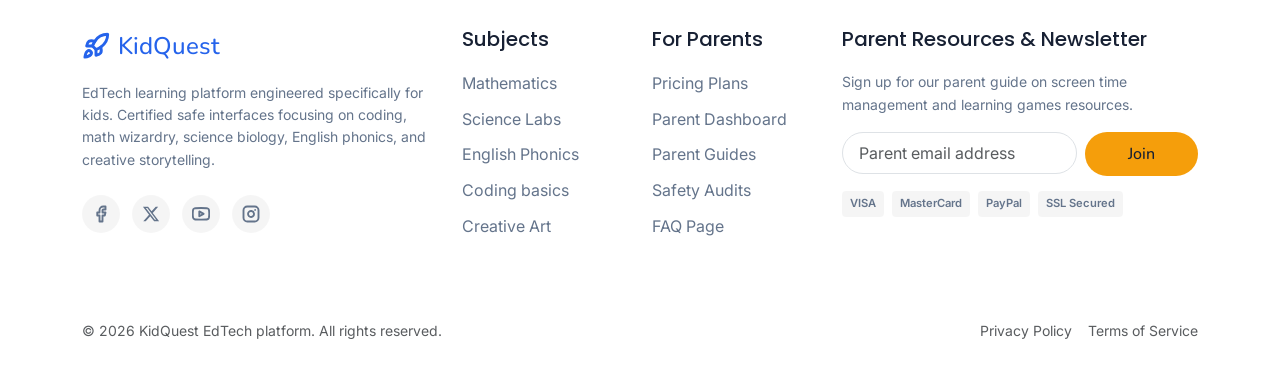
<file: subscription-plans.html>
<!DOCTYPE html>
<html lang="en">

<head>
  <meta charset="UTF-8">
  <meta name="viewport" content="width=device-width, initial-scale=1.0">
  <meta name="description"
    content="View KidQuest membership plans. Choose between Starter, Explorer, All Access, and Family subscription packages with flexible monthly or yearly billing.">
  <title>Subscription Plans - KidQuest Academy</title>

  <!-- CSS Stylesheets -->
  <link rel="stylesheet" href="assets/css/bootstrap.min.css">
  <link rel="stylesheet" href="assets/css/style.css">
  <link rel="stylesheet" href="assets/css/dark.css">
  <link rel="stylesheet" href="assets/css/animations.css">

  <!-- Theme Toggle Handler -->
  <script src="assets/js/theme-toggle.js"></script>
  <link rel="icon" href="data:image/svg+xml,<svg xmlns=%22http://www.w3.org/2000/svg%22 viewBox=%220 0 24 24%22 fill=%22none%22 stroke=%22%232563EB%22 stroke-width=%222.5%22 stroke-linecap=%22round%22 stroke-linejoin=%22round%22><path d=%22M4.5 16.5c-1.5 1.26-2 5-2 5s3.74-.5 5-2c.71-.84.7-2.13-.09-2.91a2.18 2.18 0 0 0-2.91-.09z%22/><path d=%22m12 15-3-3a22 22 0 0 1 2-3.95A12.88 12.88 0 0 1 22 2c0 2.72-.78 7.5-6 11a22.35 22.35 0 0 1-4 2z%22/><path d=%22M9 12H4s.55-3.03 2-4c1.62-1.08 5 0 5 0%22/><path d=%22M12 15v5s3.03-.55 4-2c1.08-1.62 0-5 0-5%22/></svg>">
</head>

<body>

  <!-- Navbar Navigation -->
  <nav class="navbar navbar-expand-xl custom-navbar sticky-top">
    <div class="container">
      <a class="navbar-brand d-flex align-items-center gap-2" href="index.html">
        <svg class="brand-logo-icon" xmlns="http://www.w3.org/2000/svg" width="28" height="28" viewBox="0 0 24 24" fill="none" stroke="currentColor" stroke-width="2.5" stroke-linecap="round" stroke-linejoin="round"><path d="M4.5 16.5c-1.5 1.26-2 5-2 5s3.74-.5 5-2c.71-.84.7-2.13-.09-2.91a2.18 2.18 0 0 0-2.91-.09z"/><path d="m12 15-3-3a22 22 0 0 1 2-3.95A12.88 12.88 0 0 1 22 2c0 2.72-.78 7.5-6 11a22.35 22.35 0 0 1-4 2z"/><path d="M9 12H4s.55-3.03 2-4c1.62-1.08 5 0 5 0"/><path d="M12 15v5s3.03-.55 4-2c1.08-1.62 0-5 0-5"/></svg> KidQuest
      </a>

      <button class="navbar-toggler" type="button" data-bs-toggle="collapse" data-bs-target="#mainNavbar"
        aria-controls="mainNavbar" aria-expanded="false" aria-label="Toggle navigation">
        <span></span>
        <span></span>
        <span></span>
      </button>

      <div class="collapse navbar-collapse" id="mainNavbar">
        <ul class="navbar-nav mx-auto mb-2 mb-lg-0">
          <li class="nav-item dropdown">
            <a class="nav-link dropdown-toggle" href="#" role="button" data-bs-toggle="dropdown" aria-expanded="false">
              Home
            </a>
            <ul class="dropdown-menu">
              <li><a class="dropdown-item" href="index.html">Home 1 - Playful Landing</a></li>
              <li><a class="dropdown-item" href="home-2.html">Home 2 - Home Academy</a></li>
            </ul>
          </li>
                    <li class="nav-item">
            <a class="nav-link" href="courses.html">Courses</a>
          </li>
          <li class="nav-item">
            <a class="nav-link active" href="subscription-plans.html">Subscription</a>
          </li>
          <li class="nav-item">
            <a class="nav-link" href="instructors.html">Instructors</a>
          </li>
          <li class="nav-item">
            <a class="nav-link" href="blog.html">Blog</a>
          </li>
          <li class="nav-item">
            <a class="nav-link" href="contact.html">Contact</a>
          </li>
          <li class="nav-item">
            <a class="nav-link" href="dashboard.html">Dashboard</a>
          </li>
        </ul>

        <div class="d-flex align-items-center gap-3">
          <!-- Theme Toggle Button -->
          <button class="theme-toggle-btn" aria-label="Toggle dark and light mode">
            <svg class="sun-icon d-none" viewBox="0 0 24 24"><circle cx="12" cy="12" r="4"/><path d="M12 2v2M12 20v2M4.93 4.93l1.41 1.41M17.66 17.66l1.41 1.41M2 12h2M20 12h2M6.34 17.66l-1.41 1.41M19.07 4.93l-1.41 1.41"/></svg>
            <svg class="moon-icon" viewBox="0 0 24 24"><path d="M12 3a6 6 0 0 0 9 9 9 9 0 1 1-9-9Z"/></svg>
          </button>
          <!-- RTL Toggle Button -->
          <button class="rtl-toggle-btn" aria-label="Toggle RTL layout direction">RTL</button>

          <a href="signup.html" class="btn btn-custom btn-custom-primary">Signup</a>
        </div>
      </div>
    </div>
  </nav>

  <!-- Pricing banner -->
  <header class="py-5 bg-light text-center">
    <div class="container">
      <h1 class="kids-font display-5 mb-3">Subscription Plans</h1>
      <p class="text-secondary max-width-600 mx-auto">Get complete access to early mathematics, reading comprehension,
        and programming logic libraries.</p>

      <!-- Toggle button -->
      <div class="mt-4" id="billingToggle">
        <div class="price-toggle-wrapper">
          <button id="toggleMonthly" class="price-toggle-btn active">Monthly</button>
          <button id="toggleYearly" class="price-toggle-btn">Yearly (Save 15%)</button>
        </div>
      </div>
    </div>
  </header>

  <!-- Pricing Cards Section -->
  <section class="py-5">
    <div class="container">
      <div class="row g-4 justify-content-center align-items-stretch">

        <!-- Starter Plan -->
        <div class="col-xl-3 col-lg-6 col-md-6">
          <div class="subscription-card">
            <h3 class="kids-font h4 mb-2">Starter</h3>
            <p class="small text-secondary mb-4">Basic access for early math starters.</p>

            <div class="mb-4">
              <span class="display-5 kids-font text-gradient-primary" id="priceStarter">$9</span>
              <span class="text-secondary" id="periodStarter">/ month</span>
            </div>

            <hr>

            <ul class="subscription-features">
              <li>✔️ Selected Math Puzzles</li>
              <li>✔️ Phonics Exercises</li>
              <li>❌ Parent Dashboard</li>
              <li>❌ Certificates</li>
              <li>❌ Multiple Profiles</li>
            </ul>

            <div class="mt-auto">
              <a href="signup.html?plan=starter"
                class="btn btn-custom btn-custom-secondary w-100 text-center justify-content-center">Choose Plan</a>
            </div>
          </div>
        </div>

        <!-- Explorer Plan -->
        <div class="col-xl-3 col-lg-6 col-md-6">
          <div class="subscription-card">
            <h3 class="kids-font h4 mb-2">Explorer</h3>
            <p class="small text-secondary mb-4">Full access to 2 subject categories.</p>

            <div class="mb-4">
              <span class="display-5 kids-font text-gradient-primary" id="priceExplorer">$19</span>
              <span class="text-secondary" id="periodExplorer">/ month</span>
            </div>

            <hr>

            <ul class="subscription-features">
              <li>✔️ Access to 2 Subjects</li>
              <li>✔️ Basic Scratch Coding</li>
              <li>✔️ Parent Dashboard</li>
              <li>✔️ Level Certificates</li>
              <li>❌ Multiple Profiles</li>
            </ul>

            <div class="mt-auto">
              <a href="signup.html?plan=explorer"
                class="btn btn-custom btn-custom-secondary w-100 text-center justify-content-center">Choose Plan</a>
            </div>
          </div>
        </div>

        <!-- All Access (Most Popular) -->
        <div class="col-xl-3 col-lg-6 col-md-6">
          <div class="subscription-card popular">
            <span class="subscription-badge">Popular</span>
            <h3 class="kids-font h4 mb-2">All Access</h3>
            <p class="small text-secondary mb-4">Unlimited access to the library.</p>

            <div class="mb-4">
              <span class="display-5 kids-font text-gradient-accent" id="priceAllAccess">$29</span>
              <span class="text-secondary" id="periodAllAccess">/ month</span>
            </div>

            <hr>

            <ul class="subscription-features">
              <li>✔️ Complete Course Library</li>
              <li>✔️ Scratch & Python Coding</li>
              <li>✔️ Parent Dashboard</li>
              <li>✔️ Print Certificates</li>
              <li>✔️ 1 Child Profile</li>
            </ul>

            <div class="mt-auto">
              <a href="signup.html?plan=allaccess"
                class="btn btn-custom btn-custom-primary w-100 text-center justify-content-center">Choose All Access</a>
            </div>
          </div>
        </div>

        <!-- Family Plan -->
        <div class="col-xl-3 col-lg-6 col-md-6">
          <div class="subscription-card">
            <h3 class="kids-font h4 mb-2">Family</h3>
            <p class="small text-secondary mb-4">Multiple profiles for siblings.</p>

            <div class="mb-4">
              <span class="display-5 kids-font text-gradient-primary" id="priceFamily">$49</span>
              <span class="text-secondary" id="periodFamily">/ month</span>
            </div>

            <hr>

            <ul class="subscription-features">
              <li>✔️ Complete Course Library</li>
              <li>✔️ Scratch & Python Coding</li>
              <li>✔️ Parent Oversight Hub</li>
              <li>✔️ Siblings achievements</li>
              <li>✔️ Up to 4 Child Profiles</li>
            </ul>

            <div class="mt-auto">
              <a href="signup.html?plan=family"
                class="btn btn-custom btn-custom-secondary w-100 text-center justify-content-center">Choose Family</a>
            </div>
          </div>
        </div>

      </div>
    </div>
  </section>

  <!-- Pricing Comparison Table -->
  <section class="py-5 bg-light">
    <div class="container">
      <h2 class="kids-font h3 text-center mb-5">Compare Features</h2>
      <div class="table-responsive bg-white rounded-4 shadow-sm border p-4">
        <table class="table table-striped align-middle mb-0">
          <thead>
            <tr>
              <th scope="col" class="border-0">Feature</th>
              <th scope="col" class="border-0 text-center">Starter</th>
              <th scope="col" class="border-0 text-center">Explorer</th>
              <th scope="col" class="border-0 text-center text-primary">All Access</th>
              <th scope="col" class="border-0 text-center">Family</th>
            </tr>
          </thead>
          <tbody>
            <tr>
              <td>Library Access</td>
              <td class="text-center">Partial</td>
              <td class="text-center">2 Subjects</td>
              <td class="text-center text-primary font-weight-bold">Unlimited</td>
              <td class="text-center">Unlimited</td>
            </tr>
            <tr>
              <td>Child Profiles</td>
              <td class="text-center">1</td>
              <td class="text-center">1</td>
              <td class="text-center text-primary">1</td>
              <td class="text-center">Up to 4 siblings</td>
            </tr>
            <tr>
              <td>Parent Dashboard & Logs</td>
              <td class="text-center">❌</td>
              <td class="text-center">✔️</td>
              <td class="text-center text-primary">✔️</td>
              <td class="text-center">✔️ (Multi-child)</td>
            </tr>
            <tr>
              <td>Achievement Badges</td>
              <td class="text-center">✔️</td>
              <td class="text-center">✔️</td>
              <td class="text-center text-primary">✔️</td>
              <td class="text-center">✔️</td>
            </tr>
            <tr>
              <td>Certificate Printout</td>
              <td class="text-center">❌</td>
              <td class="text-center">✔️</td>
              <td class="text-center text-primary">✔️</td>
              <td class="text-center">✔️</td>
            </tr>
          </tbody>
        </table>
      </div>
    </div>
  </section>

  <!-- Footer -->
  <footer class="custom-footer">
    <div class="container">
      <div class="row g-4 mb-5">
        <div class="col-md-6 col-lg-4">
          <a class="navbar-brand text-white d-flex align-items-center gap-2 mb-3" href="index.html">
            <svg class="brand-logo-icon" xmlns="http://www.w3.org/2000/svg" width="28" height="28" viewBox="0 0 24 24" fill="none" stroke="currentColor" stroke-width="2.5" stroke-linecap="round" stroke-linejoin="round"><path d="M4.5 16.5c-1.5 1.26-2 5-2 5s3.74-.5 5-2c.71-.84.7-2.13-.09-2.91a2.18 2.18 0 0 0-2.91-.09z"/><path d="m12 15-3-3a22 22 0 0 1 2-3.95A12.88 12.88 0 0 1 22 2c0 2.72-.78 7.5-6 11a22.35 22.35 0 0 1-4 2z"/><path d="M9 12H4s.55-3.03 2-4c1.62-1.08 5 0 5 0"/><path d="M12 15v5s3.03-.55 4-2c1.08-1.62 0-5 0-5"/></svg> KidQuest
          </a>
          <p class="small mb-4">EdTech learning platform engineered specifically for kids. Certified safe interfaces
            focusing on coding, math wizardry, science biology, English phonics, and creative storytelling.</p>
          <div class="social-icons">
            
            
            
            
            
            <a href="#" class="social-icon-btn" aria-label="Facebook">
              <svg xmlns="http://www.w3.org/2000/svg" width="18" height="18" viewBox="0 0 24 24" fill="none" stroke="currentColor" stroke-width="2.5" stroke-linecap="round" stroke-linejoin="round" class="feather feather-facebook"><path d="M18 2h-3a5 5 0 0 0-5 5v3H7v4h3v8h4v-8h3l1-4h-4V7a1 1 0 0 1 1-1h3z"></path></svg>
            </a>
            <a href="#" class="social-icon-btn" aria-label="X">
              <svg xmlns="http://www.w3.org/2000/svg" width="18" height="18" viewBox="0 0 24 24" fill="currentColor" class="feather feather-x-logo">
                <path d="M18.244 2.25h3.308l-7.227 8.26 8.502 11.24H16.17l-5.214-6.817L4.99 21.75H1.68l7.73-8.835L1.254 2.25H8.08l4.713 6.231zm-1.161 17.52h1.833L7.084 4.126H5.117z"/>
              </svg>
            </a>
            <a href="#" class="social-icon-btn" aria-label="YouTube">
              <svg xmlns="http://www.w3.org/2000/svg" width="18" height="18" viewBox="0 0 24 24" fill="none" stroke="currentColor" stroke-width="2.5" stroke-linecap="round" stroke-linejoin="round" class="feather feather-youtube"><path d="M22.54 6.42a2.78 2.78 0 0 0-1.94-2C18.88 4 12 4 12 4s-6.88 0-8.6.46a2.78 2.78 0 0 0-1.94 2A29 29 0 0 0 1 11.75a29 29 0 0 0 .46 5.33A2.78 2.78 0 0 0 3.4 19c1.72.46 8.6.46 8.6.46s6.88 0 8.6-.46a2.78 2.78 0 0 0 1.94-2 29 29 0 0 0 .46-5.25 29 29 0 0 0-.46-5.33z"></path><polygon points="9.75 15.02 15.5 11.75 9.75 8.48 9.75 15.02"></polygon></svg>
            </a>
            <a href="#" class="social-icon-btn" aria-label="Instagram">
              <svg xmlns="http://www.w3.org/2000/svg" width="18" height="18" viewBox="0 0 24 24" fill="none" stroke="currentColor" stroke-width="2.5" stroke-linecap="round" stroke-linejoin="round" class="feather feather-instagram"><rect x="2" y="2" width="20" height="20" rx="5" ry="5"></rect><path d="M16 11.37A4 4 0 1 1 12.63 8 4 4 0 0 1 16 11.37z"></path><line x1="17.5" y1="6.5" x2="17.51" y2="6.5"></line></svg>
            </a>
          </div>
        </div>

        <div class="col-md-6 col-lg-2 col-6">
          <h5>Subjects</h5>
          <ul class="list-unstyled">
            <li><a href="courses.html?subject=math" class="custom-footer-link">Mathematics</a></li>
            <li><a href="courses.html?subject=science" class="custom-footer-link">Science Labs</a></li>
            <li><a href="courses.html?subject=english" class="custom-footer-link">English Phonics</a></li>
            <li><a href="courses.html?subject=coding" class="custom-footer-link">Coding basics</a></li>
            <li><a href="courses.html?subject=creative" class="custom-footer-link">Creative Art</a></li>
          </ul>
        </div>

        <div class="col-md-6 col-lg-2 col-6">
          <h5>For Parents</h5>
          <ul class="list-unstyled">
            <li><a href="subscription-plans.html" class="custom-footer-link">Pricing Plans</a></li>
            <li><a href="login.html?type=parent" class="custom-footer-link">Parent Dashboard</a></li>
            <li><a href="blog.html" class="custom-footer-link">Parent Guides</a></li>
            <li><a href="contact.html" class="custom-footer-link">Safety Audits</a></li>
            <li><a href="404.html" class="custom-footer-link">FAQ Page</a></li>
          </ul>
        </div>

        <div class="col-md-6 col-lg-4">
          <h5>Parent Resources & Newsletter</h5>
          <p class="small mb-3">Sign up for our parent guide on screen time management and learning games resources.</p>
          <form id="newsletterForm" class="row g-2">
            <div class="col-8">
              <input type="email" class="form-control rounded-pill px-3 py-2" placeholder="Parent email address"
                required aria-label="Parent email address">
            </div>
            <div class="col-4">
              <button type="submit" class="btn btn-custom btn-custom-accent w-100 p-2 text-center fs-6">Join</button>
            </div>
          </form>
          <div class="payment-badges">
            <span class="payment-badge">VISA</span>
            <span class="payment-badge">MasterCard</span>
            <span class="payment-badge">PayPal</span>
            <span class="payment-badge">SSL Secured</span>
          </div>
        </div>
      </div>

      <hr style="border-color: rgba(255,255,255,0.08);">

      <div class="d-flex flex-wrap justify-content-between align-items-center">
        <p class="small mb-0 text-muted">&copy; 2026 KidQuest EdTech platform. All rights reserved.</p>
        <div class="d-flex gap-3 small text-muted mt-2 mt-sm-0">
          <a href="#" class="text-muted text-decoration-none">Privacy Policy</a>
          <a href="#" class="text-muted text-decoration-none">Terms of Service</a>
        </div>
      </div>
    </div>
  </footer>

  <!-- JS Libraries -->
  <script src="https://cdn.jsdelivr.net/npm/bootstrap@5.3.3/dist/js/bootstrap.bundle.min.js"></script>

  <!-- Custom JS Scripts -->
  <script src="assets/js/main.js"></script>

</body>

</html>
</file>
<file: assets/css/style.css>
@import url('https://fonts.googleapis.com/css2?family=Inter:wght@300;400;500;600;700&family=Nunito:wght@400;600;700;800&family=Poppins:wght@400;500;600;700;800&display=swap');

:root {
  --primary: #2563EB;
  --primary-rgb: 37, 99, 235;
  --secondary: #7C3AED;
  --secondary-rgb: 124, 58, 237;
  --accent: #F59E0B;
  --accent-rgb: 245, 158, 11;
  --success: #16A34A;
  --success-rgb: 22, 163, 74;
  --highlight: #06B6D4;
  --highlight-rgb: 6, 182, 212;
  --background: #F8FAFC;
  --surface: #FFFFFF;
  --card-surface: #FFFFFF;
  --text-primary: #172033;
  --text-secondary: #64748B;

  --font-headings: 'Poppins', sans-serif;
  --font-body: 'Inter', sans-serif;
  --font-kids: 'Nunito', sans-serif;

  --shadow-sm: 0 1px 3px rgba(0, 0, 0, 0.05);
  --shadow-md: 0 4px 6px -1px rgba(0, 0, 0, 0.05), 0 2px 4px -1px rgba(0, 0, 0, 0.03);
  --shadow-lg: 0 10px 25px -5px rgba(0, 0, 0, 0.08), 0 8px 10px -6px rgba(0, 0, 0, 0.05);
  --shadow-primary: 0 10px 20px -5px rgba(37, 99, 235, 0.3);

  --border-radius-sm: 8px;
  --border-radius-md: 16px;
  --border-radius-lg: 24px;
  --border-radius-pill: 9999px;

  --transition-fast: 0.2s ease;
  --transition-normal: 0.3s ease;
  --transition-slow: 0.5s ease;
}

/* Global Reset & Base */
* {
  box-sizing: border-box;
  margin: 0;
  padding: 0;
}

body {
  font-family: var(--font-body);
  background-color: var(--background);
  color: var(--text-primary);
  line-height: 1.6;
  overflow-x: hidden;
  transition: background-color var(--transition-normal), color var(--transition-normal);
}

h1,
h2,
h3,
h4,
h5,
h6 {
  font-family: var(--font-headings);
  font-weight: 700;
  color: var(--text-primary);
}

p {
  color: var(--text-secondary);
}

a {
  text-decoration: none;
  color: var(--primary);
  transition: color var(--transition-fast);
}

a:hover {
  color: var(--secondary);
}

.kids-font {
  font-family: var(--font-kids);
  font-weight: 700;
}

/* Typography Helpers */
.text-gradient-primary {
  background: linear-gradient(135deg, var(--primary), var(--secondary));
  -webkit-background-clip: text;
  -webkit-text-fill-color: transparent;
}

.text-gradient-accent {
  background: linear-gradient(135deg, var(--accent), var(--secondary));
  -webkit-background-clip: text;
  -webkit-text-fill-color: transparent;
}

/* Glassmorphism Styles */
.glass-card {
  background: rgba(255, 255, 255, 0.65);
  backdrop-filter: blur(10px);
  -webkit-backdrop-filter: blur(10px);
  border: 1px solid rgba(255, 255, 255, 0.3);
  box-shadow: var(--shadow-md);
}

/* Focus States & Accessibility */
button:focus,
a:focus,
input:focus,
select:focus,
textarea:focus {
  outline: 2px dashed var(--primary);
  outline-offset: 3px;
}

button:focus:not(:focus-visible),
a:focus:not(:focus-visible),
input:focus:not(:focus-visible),
select:focus:not(:focus-visible),
textarea:focus:not(:focus-visible) {
  outline: none;
}

/* Buttons */
.btn-custom {
  font-family: var(--font-headings);
  font-weight: 600;
  padding: 12px 28px;
  border-radius: var(--border-radius-pill);
  transition: all var(--transition-normal);
  display: inline-flex;
  align-items: center;
  justify-content: center;
  gap: 8px;
  border: 2px solid transparent;
  text-align: center;
}

.btn-custom-primary {
  background-color: var(--primary);
  color: #FFFFFF;
  box-shadow: var(--shadow-primary);
}

.btn-custom-primary:hover {
  background-color: var(--secondary);
  color: #FFFFFF;
  transform: translateY(-2px);
  box-shadow: 0 12px 24px -6px rgba(124, 58, 237, 0.4);
}

.btn-custom-secondary {
  background-color: transparent;
  border-color: var(--primary);
  color: var(--primary);
}

.btn-custom-secondary:hover {
  background-color: rgba(37, 99, 235, 0.05);
  color: var(--secondary);
  border-color: var(--secondary);
  transform: translateY(-2px);
}

.btn-custom-accent {
  background-color: var(--accent);
  color: #172033;
  font-family: var(--font-kids);
  font-size: 1.1rem;
}

.btn-custom-accent:hover {
  background-color: #e59300;
  color: #172033;
  transform: translateY(-2px);
  box-shadow: 0 10px 20px -5px rgba(245, 158, 11, 0.4);
}

/* Navigation Header */
.custom-navbar {
  background-color: rgba(255, 255, 255, 0.9);
  backdrop-filter: blur(10px);
  -webkit-backdrop-filter: blur(10px);
  border-bottom: 1px solid rgba(0, 0, 0, 0.05);
  transition: background-color var(--transition-normal), border-color var(--transition-normal);
  z-index: 1050;
}

.navbar-brand {
  font-family: var(--font-kids);
  font-weight: 800;
  font-size: 1.6rem;
  color: var(--primary);
}

.navbar-nav .nav-link {
  font-family: var(--font-headings);
  font-weight: 500;
  color: var(--text-primary);
  padding: 8px 16px;
  position: relative;
  transition: color var(--transition-fast);
}

.navbar-nav .nav-link:hover,
.navbar-nav .nav-link.active {
  color: var(--primary);
}

/* Desktop Mega Menu for Courses & Subjects */
.has-mega-menu {
  position: relative;
}

.mega-menu {
  position: absolute;
  top: 100%;
  left: 50%;
  transform: translateX(-50%) translateY(10px);
  width: 600px;
  background-color: var(--surface);
  border-radius: var(--border-radius-md);
  box-shadow: var(--shadow-lg);
  border: 1px solid rgba(0, 0, 0, 0.05);
  opacity: 0;
  visibility: hidden;
  transition: opacity var(--transition-fast), transform var(--transition-fast), visibility var(--transition-fast);
  padding: 24px;
  z-index: 1000;
}

.has-mega-menu:hover .mega-menu {
  opacity: 1;
  visibility: visible;
  transform: translateX(-50%) translateY(0);
}

.mega-menu-column h5 {
  font-size: 0.95rem;
  text-transform: uppercase;
  letter-spacing: 0.5px;
  color: var(--secondary);
  margin-bottom: 12px;
  font-weight: 600;
}

.mega-menu-link {
  display: flex;
  align-items: center;
  gap: 10px;
  padding: 8px;
  border-radius: var(--border-radius-sm);
  color: var(--text-primary);
  transition: all var(--transition-fast);
}

.mega-menu-link:hover {
  background-color: rgba(37, 99, 235, 0.05);
  color: var(--primary);
}

.mega-menu-icon {
  width: 32px;
  height: 32px;
  border-radius: 50%;
  display: inline-flex;
  align-items: center;
  justify-content: center;
  color: #FFFFFF;
}

/* Subject Badges & Background Gradients */
.bg-subject-math {
  background-color: var(--primary);
}

.bg-subject-science {
  background-color: var(--success);
}

.bg-subject-english {
  background-color: var(--accent);
}

.bg-subject-coding {
  background-color: var(--secondary);
}

.bg-subject-creative {
  background-color: var(--highlight);
}

/* Theme & RTL Toggle Buttons */
.theme-toggle-btn,
.rtl-toggle-btn {
  background: none;
  border: none;
  cursor: pointer;
  width: 40px;
  height: 40px;
  border-radius: 50%;
  display: flex;
  align-items: center;
  justify-content: center;
  transition: background-color var(--transition-fast);
  color: var(--text-primary);
  font-family: var(--font-headings);
  font-weight: 700;
  font-size: 0.85rem;
  text-decoration: none;
}

.theme-toggle-btn:hover,
.rtl-toggle-btn:hover {
  background-color: rgba(0, 0, 0, 0.05);
}

body.dark-mode .theme-toggle-btn:hover,
body.dark-mode .rtl-toggle-btn:hover {
  background-color: rgba(255, 255, 255, 0.08);
}

.theme-toggle-btn svg {
  width: 20px;
  height: 20px;
  fill: none;
  stroke: currentColor;
  stroke-width: 2;
  stroke-linecap: round;
  stroke-linejoin: round;
}

/* Responsive Navbar / Mobile Menu */
.navbar-toggler {
  border: none;
  padding: 0;
  width: 40px;
  height: 40px;
  display: flex;
  flex-direction: column;
  justify-content: center;
  align-items: center;
  gap: 5px;
}

.navbar-toggler:focus {
  box-shadow: none;
}

.navbar-toggler span {
  display: block;
  width: 24px;
  height: 2px;
  background-color: var(--text-primary);
  transition: transform var(--transition-normal), opacity var(--transition-normal);
}

.navbar-toggler[aria-expanded="true"] span:nth-child(1) {
  transform: translateY(7px) rotate(45deg);
}

.navbar-toggler[aria-expanded="true"] span:nth-child(2) {
  opacity: 0;
}

.navbar-toggler[aria-expanded="true"] span:nth-child(3) {
  transform: translateY(-7px) rotate(-45deg);
}

/* Hero Section */
.hero-section {
  position: relative;
  padding: 100px 0 140px 0;
  overflow: hidden;
  background-color: #EEF2F6;
  border-bottom-left-radius: 100px 50px;
  border-bottom-right-radius: 100px 50px;
}

.hero-shapes .shape {
  position: absolute;
  pointer-events: none;
  opacity: 0.15;
}

.hero-image-wrapper {
  position: relative;
  z-index: 1;
}

.hero-main-img {
  border-radius: var(--border-radius-lg);
  box-shadow: var(--shadow-lg);
  max-width: 100%;
  height: auto;
}

.floating-card {
  position: absolute;
  z-index: 2;
  border-radius: var(--border-radius-md);
  padding: 12px 18px;
  box-shadow: var(--shadow-lg);
  display: flex;
  align-items: center;
  gap: 12px;
  background: var(--surface);
}

.fc-1 {
  top: 15%;
  left: -10%;
}

.fc-2 {
  bottom: 15%;
  right: -5%;
}

/* Subject Cards Section */
.subject-card {
  background-color: var(--surface);
  border-radius: var(--border-radius-lg);
  padding: 30px;
  border: 2px solid transparent;
  transition: all var(--transition-normal);
  text-align: center;
  position: relative;
  box-shadow: var(--shadow-md);
  height: 100%;
}

.subject-card:hover {
  transform: translateY(-10px);
  box-shadow: var(--shadow-lg);
}

.subject-card-math:hover {
  border-color: var(--primary);
}

.subject-card-science:hover {
  border-color: var(--success);
}

.subject-card-english:hover {
  border-color: var(--accent);
}

.subject-card-coding:hover {
  border-color: var(--secondary);
}

.subject-card-creative:hover {
  border-color: var(--highlight);
}

.subject-icon-box {
  width: 70px;
  height: 70px;
  border-radius: var(--border-radius-md);
  display: inline-flex;
  align-items: center;
  justify-content: center;
  margin-bottom: 20px;
  color: #FFFFFF;
  font-size: 1.8rem;
}

/* Course Cards */
.course-card {
  background-color: var(--card-surface);
  border-radius: var(--border-radius-md);
  border: 1px solid rgba(0, 0, 0, 0.06);
  box-shadow: var(--shadow-sm);
  overflow: hidden;
  transition: all var(--transition-normal);
  height: 100%;
  display: flex;
  flex-direction: column;
}

.course-card:hover {
  transform: translateY(-8px);
  box-shadow: var(--shadow-lg);
}

.course-image-box {
  position: relative;
  overflow: hidden;
  aspect-ratio: 16/10;
}

.course-image-box img {
  width: 100%;
  height: 100%;
  object-fit: cover;
  transition: transform var(--transition-normal);
}

.course-card:hover .course-image-box img {
  transform: scale(1.05);
}

.course-tag {
  position: absolute;
  top: 15px;
  left: 15px;
  padding: 6px 12px;
  border-radius: var(--border-radius-pill);
  font-size: 0.75rem;
  font-family: var(--font-kids);
  color: #FFFFFF;
  z-index: 10;
}

.course-age-badge {
  position: absolute;
  top: 15px;
  right: 15px;
  background-color: rgba(23, 32, 51, 0.85);
  backdrop-filter: blur(4px);
  -webkit-backdrop-filter: blur(4px);
  color: #FFFFFF;
  padding: 4px 10px;
  font-size: 0.75rem;
  font-weight: 700;
  border-radius: var(--border-radius-pill);
  z-index: 10;
}

.course-body {
  padding: 20px;
  display: flex;
  flex-direction: column;
  flex-grow: 1;
}

.course-meta {
  display: flex;
  align-items: center;
  justify-content: space-between;
  margin-bottom: 10px;
  font-size: 0.8rem;
  color: var(--text-secondary);
}

.course-rating {
  color: var(--accent);
  display: flex;
  align-items: center;
  gap: 4px;
}

.course-title {
  font-size: 1.15rem;
  margin-bottom: 12px;
  font-weight: 700;
}

.course-instructor {
  font-size: 0.85rem;
  display: flex;
  align-items: center;
  gap: 8px;
  margin-top: auto;
  padding-top: 12px;
  border-top: 1px solid rgba(0, 0, 0, 0.05);
}

.course-instructor img {
  width: 28px;
  height: 28px;
  border-radius: 50%;
}

.course-footer {
  padding: 15px 20px 20px;
  background-color: rgba(0, 0, 0, 0.01);
  border-top: 1px solid rgba(0, 0, 0, 0.05);
}

/* Custom Progress System */
.learning-progress-bar {
  width: 100%;
  height: 8px;
  background-color: rgba(0, 0, 0, 0.06);
  border-radius: var(--border-radius-pill);
  overflow: hidden;
  margin-top: 8px;
  position: relative;
}

.learning-progress-fill {
  height: 100%;
  background: linear-gradient(90deg, var(--primary), var(--success));
  border-radius: var(--border-radius-pill);
}

/* Subscription Plans toggle styles */
.price-toggle-wrapper {
  display: inline-flex;
  align-items: center;
  gap: 12px;
  background-color: rgba(0, 0, 0, 0.04);
  padding: 6px;
  border-radius: var(--border-radius-pill);
}

.price-toggle-btn {
  background: none;
  border: none;
  padding: 8px 20px;
  font-family: var(--font-headings);
  font-weight: 600;
  border-radius: var(--border-radius-pill);
  transition: all var(--transition-fast);
}

.price-toggle-btn.active {
  background-color: var(--primary);
  color: #FFFFFF;
  box-shadow: var(--shadow-sm);
}

.subscription-card {
  background-color: var(--surface);
  border-radius: var(--border-radius-lg);
  padding: 40px 30px;
  border: 1px solid rgba(0, 0, 0, 0.08);
  box-shadow: var(--shadow-md);
  position: relative;
  transition: all var(--transition-normal);
  height: 100%;
}

.subscription-card.popular {
  border: 2px solid var(--secondary);
  transform: scale(1.03);
}

.subscription-badge {
  position: absolute;
  top: -15px;
  left: 50%;
  transform: translateX(-50%);
  background-color: var(--secondary);
  color: #FFFFFF;
  padding: 6px 16px;
  border-radius: var(--border-radius-pill);
  font-size: 0.75rem;
  text-transform: uppercase;
  font-weight: 700;
  letter-spacing: 0.5px;
}

.subscription-features {
  list-style: none;
  padding-left: 0;
  margin: 30px 0;
}

.subscription-features li {
  display: flex;
  align-items: center;
  gap: 10px;
  margin-bottom: 12px;
  font-size: 0.95rem;
  color: var(--text-secondary);
}

.subscription-features li svg {
  color: var(--success);
  flex-shrink: 0;
}

/* Trust & Safety Section */
.safety-section {
  background-color: #EFF6FF;
  position: relative;
  border-radius: var(--border-radius-lg);
  padding: 50px;
  overflow: hidden;
}

.safety-badge {
  display: flex;
  align-items: center;
  gap: 12px;
  background: var(--surface);
  padding: 16px 20px;
  border-radius: var(--border-radius-md);
  box-shadow: var(--shadow-sm);
}

.safety-badge-icon {
  width: 48px;
  height: 48px;
  border-radius: 50%;
  background-color: rgba(22, 163, 74, 0.1);
  display: flex;
  align-items: center;
  justify-content: center;
  color: var(--success);
  font-size: 1.4rem;
}

/* Testimonial slider UI */
.testimonial-card {
  background-color: var(--surface);
  border-radius: var(--border-radius-md);
  padding: 30px;
  box-shadow: var(--shadow-sm);
  height: 100%;
}

.testimonial-avatar {
  width: 50px;
  height: 50px;
  border-radius: 50%;
  object-fit: cover;
}

/* Dashboard UI Layout */
.dashboard-sidebar {
  background-color: var(--surface);
  border-radius: var(--border-radius-md);
  padding: 24px;
  box-shadow: var(--shadow-sm);
}

.dashboard-nav-item {
  display: flex;
  align-items: center;
  gap: 12px;
  padding: 12px 16px;
  border-radius: var(--border-radius-sm);
  color: var(--text-secondary);
  font-weight: 500;
  transition: all var(--transition-fast);
  width: 100%;
  border: none;
  background: none;
  text-align: left;
}

.dashboard-nav-item:hover,
.dashboard-nav-item.active {
  background-color: rgba(37, 99, 235, 0.05);
  color: var(--primary);
}

.streak-badge-large {
  display: flex;
  align-items: center;
  gap: 15px;
  background: linear-gradient(135deg, #F59E0B, #EF4444);
  color: #FFFFFF;
  padding: 20px;
  border-radius: var(--border-radius-md);
}

.badge-card {
  background-color: var(--card-surface);
  border-radius: var(--border-radius-md);
  padding: 20px;
  text-align: center;
  border: 1px solid rgba(0, 0, 0, 0.05);
  transition: all var(--transition-fast);
}

.badge-card:hover {
  transform: translateY(-5px);
  box-shadow: var(--shadow-md);
}

.badge-icon-box {
  width: 64px;
  height: 64px;
  border-radius: 50%;
  display: inline-flex;
  align-items: center;
  justify-content: center;
  font-size: 2rem;
  background-color: #F8FAFC;
  margin-bottom: 12px;
}

/* Accordions */
.custom-accordion .accordion-item {
  border: 1px solid rgba(0, 0, 0, 0.06);
  border-radius: var(--border-radius-md) !important;
  margin-bottom: 12px;
  overflow: hidden;
  background-color: var(--surface);
}

.custom-accordion .accordion-button {
  font-family: var(--font-headings);
  font-weight: 600;
  color: var(--text-primary);
  background-color: var(--surface);
  padding: 18px 24px;
}

.custom-accordion .accordion-button:not(.collapsed) {
  color: var(--primary);
  background-color: rgba(37, 99, 235, 0.02);
  box-shadow: none;
}

.custom-accordion .accordion-button::after {
  background-size: 14px;
}

/* Footer Section */
.custom-footer {
  background-color: #FFFFFF;
  color: var(--text-secondary);
  border-top: 1px solid rgba(0, 0, 0, 0.06);
  padding: 80px 0 30px 0;
}

.custom-footer .navbar-brand {
  color: var(--text-primary) !important;
}

.custom-footer h5 {
  color: var(--text-primary);
  margin-bottom: 20px;
}

.custom-footer p {
  color: var(--text-secondary);
}

.custom-footer-link {
  color: var(--text-secondary);
  display: block;
  margin-bottom: 10px;
  transition: color var(--transition-fast);
}

.custom-footer-link:hover {
  color: var(--primary);
}

.social-icons {
  display: flex;
  gap: 12px;
  margin-top: 15px;
}

.social-icon-btn {
  width: 38px;
  height: 38px;
  border-radius: 50%;
  background-color: rgba(0, 0, 0, 0.04);
  display: flex;
  align-items: center;
  justify-content: center;
  color: var(--text-secondary);
  transition: all var(--transition-fast);
}

.social-icon-btn:hover {
  background-color: var(--primary);
  color: #FFFFFF;
  transform: translateY(-2px);
}

.payment-badges {
  display: flex;
  gap: 8px;
  margin-top: 15px;
}

.payment-badge {
  background-color: rgba(0, 0, 0, 0.04);
  padding: 4px 8px;
  border-radius: 4px;
  font-size: 0.7rem;
  font-weight: 600;
  color: var(--text-secondary);
}

/* Sidebar Filter Layout */
.filter-card {
  background-color: var(--surface);
  border-radius: var(--border-radius-md);
  padding: 24px;
  border: 1px solid rgba(0, 0, 0, 0.06);
  margin-bottom: 24px;
}

.filter-group {
  margin-bottom: 20px;
}

.filter-group:last-child {
  margin-bottom: 0;
}

.filter-title {
  font-size: 0.95rem;
  font-weight: 700;
  margin-bottom: 12px;
}

.filter-option {
  display: flex;
  align-items: center;
  gap: 8px;
  margin-bottom: 8px;
  font-size: 0.9rem;
  cursor: pointer;
}

/* Mini games section */
.game-preview-card {
  background-color: var(--surface);
  border-radius: var(--border-radius-md);
  overflow: hidden;
  box-shadow: var(--shadow-sm);
  border: 1px solid rgba(0, 0, 0, 0.06);
  transition: all var(--transition-normal);
  height: 100%;
}

.game-preview-card:hover {
  transform: scale(1.02);
  box-shadow: var(--shadow-lg);
}

.game-icon-box {
  height: 120px;
  display: flex;
  align-items: center;
  justify-content: center;
  font-size: 3.5rem;
  color: #FFFFFF;
}

/* Responsive Overrides */
@media (max-width: 1199.98px) {
  .mega-menu {
    position: static;
    transform: none;
    width: 100%;
    opacity: 1;
    visibility: visible;
    box-shadow: none;
    padding: 10px 0 0 10px;
    border: none;
    display: none;
  }

  .has-mega-menu.active .mega-menu {
    display: block;
  }

  .navbar-nav .nav-link {
    padding: 10px 0;
    border-bottom: 1px solid rgba(0, 0, 0, 0.04);
  }

  .hero-section {
    padding: 60px 0 80px 0;
  }

  .floating-card {
    display: flex !important;
    transform: scale(0.9);
    transform-origin: center;
  }
  .fc-1 {
    left: 5px !important;
    top: 10% !important;
  }
  .fc-2 {
    right: 5px !important;
    bottom: 10% !important;
  }
  html[dir="rtl"] .fc-1 {
    left: auto !important;
    right: 5px !important;
  }
  html[dir="rtl"] .fc-2 {
    right: auto !important;
    left: 5px !important;
  }
}

/* ==========================================================================
   RTL Layout Direction Overrides
   ========================================================================== */
html[dir="rtl"] {
  text-align: right;
}

html[dir="rtl"] body {
  text-align: right;
}

html[dir="rtl"] .me-auto {
  margin-left: auto !important;
  margin-right: 0 !important;
}

html[dir="rtl"] .ms-auto {
  margin-right: auto !important;
  margin-left: 0 !important;
}

/* Float elements direction swapping */
html[dir="rtl"] .float-start {
  float: right !important;
}

html[dir="rtl"] .float-end {
  float: left !important;
}

/* Floating Card Shifts in Hero */
html[dir="rtl"] .fc-1 {
  left: auto;
  right: -10%;
}

html[dir="rtl"] .fc-2 {
  right: auto;
  left: -5%;
}

/* Header Mega-menu swap */
html[dir="rtl"] .mega-menu {
  left: auto;
  right: 50%;
  transform: translateX(50%) translateY(10px);
}

html[dir="rtl"] .has-mega-menu:hover .mega-menu {
  transform: translateX(50%) translateY(0);
}

/* Alignment for Lists and Chevron Vectors */
html[dir="rtl"] ul,
html[dir="rtl"] ol {
  padding-left: 0;
  padding-right: 2rem;
}

html[dir="rtl"] .list-unstyled {
  padding-right: 0;
}

html[dir="rtl"] .form-check-input {
  float: right;
  margin-left: 0.5em;
  margin-right: 0;
}

html[dir="rtl"] .form-check {
  padding-left: 0;
  padding-right: 1.5em;
  text-align: right;
}

html[dir="rtl"] .course-rating {
  flex-direction: row-reverse;
  justify-content: flex-end;
}

html[dir="rtl"] .subscription-features li {
  justify-content: flex-start;
  text-align: right;
}

html[dir="rtl"] .custom-accordion .accordion-button::after {
  margin-left: 0;
  margin-right: auto;
}

html[dir="rtl"] .safety-badge {
  text-align: right;
}

html[dir="rtl"] .btn-custom svg {
  transform: scaleX(-1);
}

/* RTL Password Field Toggle Positioning */
html[dir="rtl"] .position-relative .form-control.pe-5 {
  padding-right: 1rem !important;
  padding-left: 3rem !important;
}

html[dir="rtl"] .position-relative .btn.position-absolute.end-0 {
  right: auto !important;
  left: 0 !important;
  margin-right: 0 !important;
  margin-left: 1rem !important;
}


/* Custom CTA Gradient Card */
.cta-gradient-card {
  background: linear-gradient(135deg, var(--primary), var(--secondary));
  box-shadow: var(--shadow-lg);
  border: 1px solid rgba(255, 255, 255, 0.1);
}

/* Typography Hierarchy Reset */
h1,
h2,
h3,
h4,
h5,
h6,
.kids-font {
  font-weight: 500 !important;
}

p,
.small,
.text-muted,
.text-secondary {
  font-weight: 400 !important;
}

.lead,
.subtitle,
th,
label,
.form-label,
button,
.btn,
.font-weight-bold,
strong,
.subscription-badge {
  font-weight: 500 !important;
}

/* Unified Brand Logo Styles */
.navbar-brand {
  color: var(--primary) !important;
  font-family: var(--font-kids) !important;
  font-weight: 500 !important;
  font-size: 1.5rem !important;
  display: inline-flex !important;
  align-items: center !important;
  gap: 0.5rem !important;
  text-decoration: none !important;
}

.brand-logo-icon {
  color: var(--primary) !important;
  width: 1.75rem !important;
  height: 1.75rem !important;
  flex-shrink: 0;
  transition: transform var(--transition-normal);
}

.navbar-brand:hover .brand-logo-icon {
  transform: translateY(-2px) rotate(15deg);
}

/* Footer Brand Logo styling */
.custom-footer .navbar-brand {
  color: var(--primary) !important;
}

.custom-footer .brand-logo-icon {
  color: var(--primary) !important;
}

/* Authentication pages top controls responsive styling */
.auth-controls-wrapper {
  position: absolute;
  top: 0;
  right: 0;
  padding: 1rem;
  display: flex;
  gap: 0.5rem;
  align-items: center;
  z-index: 1050;
}

@media (max-width: 767.98px) {
  .auth-controls-wrapper {
    position: absolute !important;
    top: 15px !important;
    right: 15px !important;
    padding: 0 !important;
  }
  
  #loginFormSection,
  #signupFormSection {
    margin-top: 40px !important;
  }
}

/* Back to Top Button */
.back-to-top {
  position: fixed;
  bottom: 30px;
  right: 30px;
  width: 50px;
  height: 50px;
  border-radius: 50%;
  background-color: var(--primary);
  color: #ffffff !important;
  border: none;
  outline: none;
  cursor: pointer;
  z-index: 1000;
  display: flex;
  align-items: center;
  justify-content: center;
  opacity: 0;
  visibility: hidden;
  transform: translateY(20px) scale(0.8);
  transition: all 0.3s cubic-bezier(0.175, 0.885, 0.32, 1.275);
  box-shadow: 0 4px 14px rgba(0, 0, 0, 0.15);
}
.back-to-top:hover {
  background-color: var(--primary-hover, #1e40af);
  transform: translateY(-3px) scale(1.05);
  box-shadow: 0 6px 20px rgba(0, 0, 0, 0.2);
}
.back-to-top.show {
  opacity: 1;
  visibility: visible;
  transform: translateY(0) scale(1);
}
html[dir="rtl"] .back-to-top {
  right: auto;
  left: 30px;
}
@media (max-width: 767.98px) {
  .back-to-top {
    bottom: 20px;
    right: 20px;
    width: 44px;
    height: 44px;
  }
  html[dir="rtl"] .back-to-top {
    right: auto;
    left: 20px;
  }
}
</file>
<file: assets/css/dark.css>
body.dark-mode {
  --background: #0F172A;
  --surface: #1E293B;
  --card-surface: #243044;
  --accent: #FBBF24;
  --highlight: #38BDF8;
  --text-primary: #F8FAFC;
  --text-secondary: #CBD5E1;
  
  --shadow-sm: 0 1px 3px rgba(0, 0, 0, 0.3);
  --shadow-md: 0 4px 6px -1px rgba(0, 0, 0, 0.4), 0 2px 4px -1px rgba(0, 0, 0, 0.25);
  --shadow-lg: 0 10px 25px -5px rgba(0, 0, 0, 0.5), 0 8px 10px -6px rgba(0, 0, 0, 0.3);
}

body.dark-mode .custom-navbar {
  background-color: rgba(30, 41, 59, 0.9);
  border-bottom: 1px solid rgba(255, 255, 255, 0.08);
}

body.dark-mode .navbar-nav .nav-link {
  color: var(--text-primary);
}

body.dark-mode .navbar-nav .nav-link:hover,
body.dark-mode .navbar-nav .nav-link.active {
  color: var(--highlight);
}

body.dark-mode .navbar-toggler span {
  background-color: var(--text-primary);
}

body.dark-mode .mega-menu {
  background-color: var(--card-surface);
  border: 1px solid rgba(255, 255, 255, 0.08);
}

body.dark-mode .mega-menu-link {
  color: var(--text-primary);
}
body.dark-mode .mega-menu-link:hover {
  background-color: rgba(56, 189, 248, 0.08);
  color: var(--highlight);
}

body.dark-mode .hero-section {
  background-color: #111827;
}

body.dark-mode .glass-card {
  background: rgba(30, 41, 59, 0.65);
  border: 1px solid rgba(255, 255, 255, 0.08);
}

body.dark-mode .course-card {
  background-color: var(--card-surface);
  border: 1px solid rgba(255, 255, 255, 0.05);
}
body.dark-mode .course-card .course-title a,
body.dark-mode .course-card .course-title,
body.dark-mode .course-card .text-dark,
body.dark-mode .course-card h3 a {
  color: var(--text-primary) !important;
}
body.dark-mode .course-card p,
body.dark-mode .course-card .text-secondary,
body.dark-mode .course-card .course-instructor span {
  color: var(--text-secondary) !important;
}
body.dark-mode .course-card .text-muted,
body.dark-mode .course-card small.text-muted {
  color: #94A3B8 !important;
}
body.dark-mode .course-card .course-instructor {
  border-top: 1px solid rgba(255, 255, 255, 0.05);
}
body.dark-mode .course-footer {
  border-top: 1px solid rgba(255, 255, 255, 0.05);
}

body.dark-mode .custom-accordion .accordion-item {
  border: 1px solid rgba(255, 255, 255, 0.05);
  background-color: var(--surface);
}

body.dark-mode .custom-accordion .accordion-button {
  color: var(--text-primary);
  background-color: var(--surface);
}

body.dark-mode .custom-accordion .accordion-button:not(.collapsed) {
  color: var(--highlight);
  background-color: rgba(56, 189, 248, 0.04);
}

body.dark-mode .custom-accordion .accordion-button::after {
  filter: invert(1);
}

body.dark-mode .custom-accordion .accordion-body {
  color: var(--text-secondary);
}

body.dark-mode .subscription-card {
  border: 1px solid rgba(255, 255, 255, 0.08);
}

body.dark-mode .price-toggle-wrapper {
  background-color: rgba(255, 255, 255, 0.05);
}

body.dark-mode .price-toggle-btn {
  color: #FFFFFF !important;
}

body.dark-mode .price-toggle-btn.active {
  background-color: var(--primary);
  color: #FFFFFF !important;
}

body.dark-mode .safety-section {
  background-color: #1e293b;
}

body.dark-mode .safety-badge {
  background-color: var(--card-surface);
}

body.dark-mode input,
body.dark-mode select,
body.dark-mode textarea,
body.dark-mode .form-control,
body.dark-mode .form-select {
  background-color: var(--card-surface) !important;
  border: 1px solid rgba(255, 255, 255, 0.1) !important;
  color: var(--text-primary) !important;
}

body.dark-mode .form-select {
  background-image: url("data:image/svg+xml,%3csvg xmlns='http://www.w3.org/2000/svg' viewBox='0 0 16 16'%3e%3cpath fill='none' stroke='%23ffffff' stroke-linecap='round' stroke-linejoin='round' stroke-width='2' d='m2 5 6 6 6-6'/%3e%3c/svg%3e") !important;
}

body.dark-mode input:focus,
body.dark-mode select:focus,
body.dark-mode textarea:focus,
body.dark-mode .form-control:focus,
body.dark-mode .form-select:focus {
  background-color: var(--card-surface) !important;
  color: var(--text-primary) !important;
  border-color: var(--highlight) !important;
}

body.dark-mode .form-control::placeholder,
body.dark-mode input::placeholder {
  color: rgba(255, 255, 255, 0.4) !important;
}

body.dark-mode .badge-card {
  border: 1px solid rgba(255, 255, 255, 0.05);
}

body.dark-mode .badge-icon-box {
  background-color: rgba(255, 255, 255, 0.04);
}

body.dark-mode .game-preview-card {
  border: 1px solid rgba(255, 255, 255, 0.05);
}

body.dark-mode .dashboard-sidebar {
  border: 1px solid rgba(255, 255, 255, 0.05);
}

body.dark-mode .filter-card {
  border: 1px solid rgba(255, 255, 255, 0.05);
}

/* Scrollbar styling in dark mode */
body.dark-mode::-webkit-scrollbar {
  width: 10px;
}
body.dark-mode::-webkit-scrollbar-track {
  background: var(--background);
}
body.dark-mode::-webkit-scrollbar-thumb {
  background: var(--card-surface);
  border-radius: var(--border-radius-pill);
}
body.dark-mode::-webkit-scrollbar-thumb:hover {
  background: var(--text-secondary);
}

/* Dark Mode Footer Override */
body.dark-mode .custom-footer {
  background-color: #111827;
  color: var(--text-secondary);
  border-top: 1px solid rgba(255, 255, 255, 0.05);
}
body.dark-mode .custom-footer h5 {
  color: var(--text-primary);
}
body.dark-mode .custom-footer p {
  color: var(--text-secondary);
}
body.dark-mode .custom-footer-link {
  color: var(--text-secondary);
}
body.dark-mode .custom-footer-link:hover {
  color: var(--highlight);
}
body.dark-mode .social-icon-btn {
  background-color: rgba(255, 255, 255, 0.05);
  color: var(--text-secondary);
}
body.dark-mode .social-icon-btn:hover {
  background-color: var(--primary);
  color: #FFFFFF;
}
body.dark-mode .payment-badge {
  background-color: rgba(255, 255, 255, 0.05);
  color: var(--text-secondary);
}
body.dark-mode .custom-footer .text-muted {
  color: var(--text-secondary) !important;
}

/* Dark Mode Hero and Header Banner Overrides */
body.dark-mode header,
body.dark-mode .hero-section {
  color: var(--text-primary) !important;
}

body.dark-mode header h1,
body.dark-mode header h2,
body.dark-mode header h3,
body.dark-mode header .text-dark,
body.dark-mode .hero-section h1,
body.dark-mode .hero-section .text-dark {
  color: var(--text-primary) !important;
}

body.dark-mode header p,
body.dark-mode header .text-secondary,
body.dark-mode header .text-muted,
body.dark-mode .hero-section p,
body.dark-mode .hero-section .text-secondary {
  color: var(--text-secondary) !important;
}

body.dark-mode header.bg-light,
body.dark-mode .bg-light {
  background-color: var(--surface) !important;
}

body.dark-mode header[style] {
  border-bottom-color: rgba(255, 255, 255, 0.08) !important;
}

/* Global Text and Background Overrides in Dark Mode */
body.dark-mode .text-dark,
body.dark-mode h1.text-dark,
body.dark-mode h2.text-dark,
body.dark-mode h3.text-dark,
body.dark-mode h4.text-dark,
body.dark-mode h5.text-dark,
body.dark-mode h6.text-dark,
body.dark-mode a.text-dark {
  color: var(--text-primary) !important;
}

body.dark-mode .text-muted,
body.dark-mode .text-secondary,
body.dark-mode p.text-secondary,
body.dark-mode span.text-secondary,
body.dark-mode small.text-muted {
  color: var(--text-secondary) !important;
}

body.dark-mode .bg-white {
  background-color: var(--surface) !important;
}

body.dark-mode .bg-light {
  background-color: var(--background) !important;
}

/* Bootstrap Table Customizations in Dark Mode */
body.dark-mode .table {
  color: var(--text-primary) !important;
  --bs-table-bg: transparent !important;
  --bs-table-striped-bg: rgba(255, 255, 255, 0.02) !important;
  --bs-table-striped-color: var(--text-primary) !important;
}
body.dark-mode .table th,
body.dark-mode .table td {
  border-color: rgba(255, 255, 255, 0.08) !important;
  color: var(--text-primary) !important;
}

/* Dark Mode Footer Brand Alignment */
body.dark-mode .custom-footer .navbar-brand {
  color: var(--primary) !important;
}
body.dark-mode .custom-footer .brand-logo-icon {
  color: var(--primary) !important;
}

/* Dark Mode General Typography and Components */
body.dark-mode h1,
body.dark-mode h2,
body.dark-mode h3,
body.dark-mode h4,
body.dark-mode h5,
body.dark-mode h6 {
  color: var(--text-primary) !important;
}

body.dark-mode .list-group-item {
  color: var(--text-primary) !important;
  border-color: rgba(255, 255, 255, 0.08) !important;
}

body.dark-mode .border {
  border-color: rgba(255, 255, 255, 0.08) !important;
}

/* Dark Mode Dropdown Customizations */
body.dark-mode .dropdown-menu {
  background-color: var(--card-surface) !important;
  border-color: rgba(255, 255, 255, 0.08) !important;
}

body.dark-mode .dropdown-item {
  color: var(--text-primary) !important;
}

body.dark-mode .dropdown-item:hover {
  background-color: rgba(255, 255, 255, 0.08) !important;
  color: var(--highlight) !important;
}

body.dark-mode .dropdown-header {
  color: var(--text-secondary) !important;
}

body.dark-mode .dropdown-divider {
  border-color: rgba(255, 255, 255, 0.08) !important;
}

/* Dark Mode Social Login buttons override */
body.dark-mode .btn-light {
  background-color: rgba(255, 255, 255, 0.05) !important;
  color: var(--text-primary) !important;
  border-color: rgba(255, 255, 255, 0.08) !important;
}

body.dark-mode .btn-light:hover {
  background-color: rgba(255, 255, 255, 0.1) !important;
  color: var(--text-primary) !important;
}
</file>
<file: assets/css/animations.css>
/* Transition Utilities */
.transition-all {
  transition: all var(--transition-normal);
}

.transition-slow {
  transition: all var(--transition-slow);
}

.hover-lift {
  transition: transform var(--transition-normal), box-shadow var(--transition-normal);
}
.hover-lift:hover {
  transform: translateY(-5px);
  box-shadow: var(--shadow-lg);
}

/* Keyframes */
@keyframes fadeInUp {
  from {
    opacity: 0;
    transform: translateY(30px);
  }
  to {
    opacity: 1;
    transform: translateY(0);
  }
}

@keyframes float {
  0% {
    transform: translateY(0px) rotate(0deg);
  }
  50% {
    transform: translateY(-10px) rotate(3deg);
  }
  100% {
    transform: translateY(0px) rotate(0deg);
  }
}

@keyframes pulseGlow {
  0% {
    transform: scale(1);
    box-shadow: 0 0 0 0 rgba(245, 158, 11, 0.4);
  }
  70% {
    transform: scale(1.05);
    box-shadow: 0 0 0 10px rgba(245, 158, 11, 0);
  }
  100% {
    transform: scale(1);
    box-shadow: 0 0 0 0 rgba(245, 158, 11, 0);
  }
}

@keyframes streakFlame {
  0%, 100% {
    transform: scale(1) rotate(-2deg);
    filter: drop-shadow(0 2px 4px rgba(239, 68, 68, 0.4));
  }
  50% {
    transform: scale(1.1) rotate(2deg);
    filter: drop-shadow(0 4px 8px rgba(239, 68, 68, 0.6));
  }
}

/* Animation classes */
.animate-fade-up {
  animation: fadeInUp 0.8s cubic-bezier(0.16, 1, 0.3, 1) forwards;
}

.animate-float {
  animation: float 6s ease-in-out infinite;
}

.animate-float-slow {
  animation: float 9s ease-in-out infinite;
}

.animate-pulse-glow {
  animation: pulseGlow 2s infinite;
}

.animate-streak {
  animation: streakFlame 2s ease-in-out infinite;
}

/* Stagger delays helper classes */
.delay-1 { animation-delay: 0.1s; }
.delay-2 { animation-delay: 0.2s; }
.delay-3 { animation-delay: 0.3s; }
.delay-4 { animation-delay: 0.4s; }

/* GSAP hidden state helper */
.gsap-reveal {
  opacity: 0;
  transform: translateY(20px);
}
</file>
